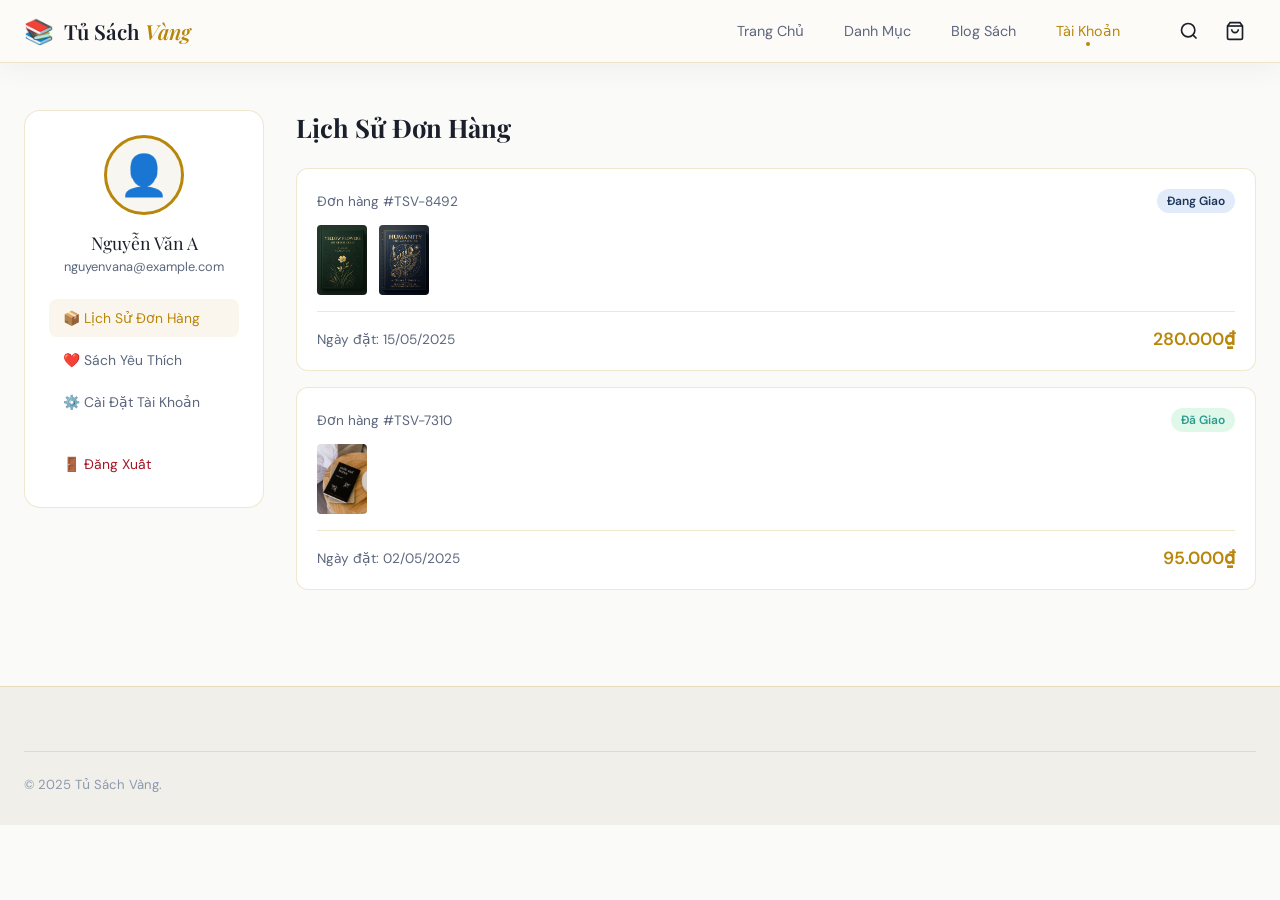
<file: account.html>
<!DOCTYPE html>
<html lang="vi">
<head>
  <meta charset="UTF-8" />
  <meta name="viewport" content="width=device-width, initial-scale=1.0" />
  <title>Tài Khoản — Tủ Sách Vàng</title>
  <link rel="preconnect" href="https://fonts.googleapis.com" />
  <link href="https://fonts.googleapis.com/css2?family=Playfair+Display:ital,wght@0,400;0,600;0,700;1,400;1,600&family=DM+Sans:wght@300;400;500;600&family=Cormorant+Garamond:ital,wght@0,300;0,400;0,600;1,300;1,400&display=swap" rel="stylesheet" />
  <link rel="stylesheet" href="css/main.css?v=3" />
  <link rel="stylesheet" href="css/components.css?v=3" />
  <link rel="stylesheet" href="css/animations.css?v=3" />
</head>
<body>
<div id="toast-container" class="toast-container"></div>
<div id="search-overlay" class="search-overlay">
  <div class="search-overlay__inner">
    <div class="search-overlay__box">
      <span class="search-overlay__icon">⌕</span>
      <input type="text" id="search-input" placeholder="Tìm kiếm sách..." autocomplete="off" />
      <button id="close-search">✕</button>
    </div>
    <div id="search-results" class="search-results"></div>
  </div>
</div>

<header id="main-header" class="header scrolled">
  <div class="container header__inner">
    <a href="index.html" class="logo"><span class="logo__icon">📚</span><span class="logo__text">Tủ Sách <em>Vàng</em></span></a>
    <nav class="nav" id="main-nav">
      <a href="index.html" class="nav__link">Trang Chủ</a>
      <a href="catalog.html" class="nav__link">Danh Mục</a>
      <a href="blog.html" class="nav__link">Blog Sách</a>
      <a href="account.html" class="nav__link active">Tài Khoản</a>
    </nav>
    <div class="header__actions">
      <button id="search-btn" class="icon-btn"><svg width="20" height="20" viewBox="0 0 24 24" fill="none" stroke="currentColor" stroke-width="2"><circle cx="11" cy="11" r="8"/><path d="m21 21-4.35-4.35"/></svg></button>
      <a href="cart.html" class="icon-btn"><svg width="20" height="20" viewBox="0 0 24 24" fill="none" stroke="currentColor" stroke-width="2"><path d="M6 2 3 6v14a2 2 0 0 0 2 2h14a2 2 0 0 0 2-2V6l-3-4z"/><line x1="3" y1="6" x2="21" y2="6"/><path d="M16 10a4 4 0 0 1-8 0"/></svg></a>
    </div>
  </div>
</header>

<main>
  <div class="container">
    <div class="account-layout">
      <!-- SIDEBAR -->
      <aside class="account-sidebar">
        <div class="account-avatar">👤</div>
        <div class="account-name">Nguyễn Văn A</div>
        <div class="account-email">nguyenvana@example.com</div>
        
        <nav class="account-nav">
          <a href="#" class="account-nav-link active" data-tab="orders">📦 Lịch Sử Đơn Hàng</a>
          <a href="#" class="account-nav-link" data-tab="wishlist">❤️ Sách Yêu Thích</a>
          <a href="#" class="account-nav-link" data-tab="profile">⚙️ Cài Đặt Tài Khoản</a>
          <a href="#" class="account-nav-link" style="color:var(--accent);margin-top:20px;">🚪 Đăng Xuất</a>
        </nav>
      </aside>

      <!-- CONTENT -->
      <div class="account-content">
        
        <!-- ORDERS TAB -->
        <div id="tab-orders" class="account-panel">
          <h2 style="font-family:var(--font-display);font-size:1.6rem;color:var(--text);margin-bottom:24px;">Lịch Sử Đơn Hàng</h2>
          
          <div class="order-card">
            <div class="order-card__header">
              <span class="order-id">Đơn hàng #TSV-8492</span>
              <span class="order-status order-status--shipped">Đang Giao</span>
            </div>
            <div style="display:flex;gap:12px;margin-bottom:16px;">
              <div style="width:50px;height:70px;background:var(--surface);border-radius:4px;overflow:hidden;"><img src="img/book1.png" style="width:100%;height:100%;object-fit:cover;" alt="Book cover" /></div>
              <div style="width:50px;height:70px;background:var(--surface);border-radius:4px;overflow:hidden;"><img src="img/book2.png" style="width:100%;height:100%;object-fit:cover;" alt="Book cover" /></div>
            </div>
            <div style="display:flex;justify-content:space-between;align-items:center;border-top:1px solid var(--border);padding-top:16px;">
              <div style="font-size:0.85rem;color:var(--text-muted);">Ngày đặt: 15/05/2025</div>
              <div style="font-size:1.1rem;color:var(--gold);font-weight:600;">280.000₫</div>
            </div>
          </div>

          <div class="order-card">
            <div class="order-card__header">
              <span class="order-id">Đơn hàng #TSV-7310</span>
              <span class="order-status order-status--done">Đã Giao</span>
            </div>
            <div style="display:flex;gap:12px;margin-bottom:16px;">
              <div style="width:50px;height:70px;background:var(--surface);border-radius:4px;overflow:hidden;"><img src="img/book4.jpg" style="width:100%;height:100%;object-fit:cover;" alt="Book cover" /></div>
            </div>
            <div style="display:flex;justify-content:space-between;align-items:center;border-top:1px solid var(--border);padding-top:16px;">
              <div style="font-size:0.85rem;color:var(--text-muted);">Ngày đặt: 02/05/2025</div>
              <div style="font-size:1.1rem;color:var(--gold);font-weight:600;">95.000₫</div>
            </div>
          </div>
        </div>

        <!-- WISHLIST TAB -->
        <div id="tab-wishlist" class="account-panel" style="display:none;">
          <h2 style="font-family:var(--font-display);font-size:1.6rem;color:var(--text);margin-bottom:24px;">Sách Yêu Thích</h2>
          <div class="books-grid" id="wishlist-grid" style="grid-template-columns:repeat(3,1fr);"></div>
        </div>

        <!-- PROFILE TAB -->
        <div id="tab-profile" class="account-panel" style="display:none;">
          <h2 style="font-family:var(--font-display);font-size:1.6rem;color:var(--text);margin-bottom:24px;">Cài Đặt Tài Khoản</h2>
          <div style="background:var(--bg-card);border:1px solid var(--border);border-radius:12px;padding:24px;max-width:500px;">
            <div class="form-group"><label>Họ và tên</label><input type="text" value="Nguyễn Văn A" style="width:100%;" /></div>
            <div class="form-group"><label>Email</label><input type="email" value="nguyenvana@example.com" disabled style="width:100%;opacity:0.6;" /></div>
            <div class="form-group"><label>Số điện thoại</label><input type="tel" value="0901234567" style="width:100%;" /></div>
            
            <hr style="border:none;border-top:1px solid var(--border);margin:24px 0;" />
            
            <h4 style="margin-bottom:16px;color:var(--text);">Đổi Mật Khẩu</h4>
            <div class="form-group"><label>Mật khẩu hiện tại</label><input type="password" style="width:100%;" /></div>
            <div class="form-group"><label>Mật khẩu mới</label><input type="password" style="width:100%;" /></div>
            
            <button class="btn btn--gold" style="margin-top:16px;width:100%;" onclick="showToast('success','Cập nhật thành công!','Thông tin đã được lưu.')">Lưu Thay Đổi</button>
          </div>
        </div>

      </div>
    </div>
  </div>
</main>

<footer class="footer">
  <div class="container">
    <div class="footer__bottom"><p>© 2025 Tủ Sách Vàng.</p></div>
  </div>
</footer>

<script src="js/data.js"></script>
<script src="js/search.js"></script>
<script src="js/cart.js"></script>
<script>
document.addEventListener('DOMContentLoaded', () => {
  // Tabs
  document.querySelectorAll('.account-nav-link[data-tab]').forEach(link => {
    link.addEventListener('click', (e) => {
      e.preventDefault();
      document.querySelectorAll('.account-nav-link').forEach(l => l.classList.remove('active'));
      document.querySelectorAll('.account-panel').forEach(p => p.style.display = 'none');
      
      link.classList.add('active');
      document.getElementById('tab-' + link.dataset.tab).style.display = 'block';
      
      if(link.dataset.tab === 'wishlist') renderWishlist();
    });
  });

  // Render Wishlist
  function renderWishlist() {
    const w = JSON.parse(localStorage.getItem('tsv_wishlist') || '[]');
    const grid = document.getElementById('wishlist-grid');
    if (w.length === 0) {
      grid.innerHTML = '<div style="grid-column:1/-1;text-align:center;padding:40px;color:var(--text-muted);">Danh sách yêu thích trống.</div>';
      return;
    }
    const html = w.map(id => {
      const b = BOOKS.find(b => b.id === id);
      if (!b) return '';
      return `
        <div class="book-card">
          <div class="book-card__cover-wrap" style="height:200px;">
            <div class="book-card__cover-inner"><div class="book-card__img">${b.emoji}</div></div>
            <button class="book-card__wishlist active" onclick="removeFromWishlist(${b.id})" style="color:var(--accent);">✕</button>
          </div>
          <div class="book-card__info" style="padding:16px;">
            <a href="book-detail.html?id=${b.id}" class="book-card__title" style="font-size:0.95rem;">${b.title}</a>
            <div class="price-current" style="margin-top:8px;">${b.price.toLocaleString('vi-VN')}₫</div>
            <button class="btn btn--outline" style="width:100%;margin-top:12px;padding:8px;" onclick="Cart.add(${b.id})">Thêm Giỏ Hàng</button>
          </div>
        </div>`;
    }).join('');
    grid.innerHTML = html;
  }

  window.removeFromWishlist = (id) => {
    let w = JSON.parse(localStorage.getItem('tsv_wishlist') || '[]');
    w = w.filter(x => x !== id);
    localStorage.setItem('tsv_wishlist', JSON.stringify(w));
    renderWishlist();
  };
});
</script>
</body>
</html>
</file>
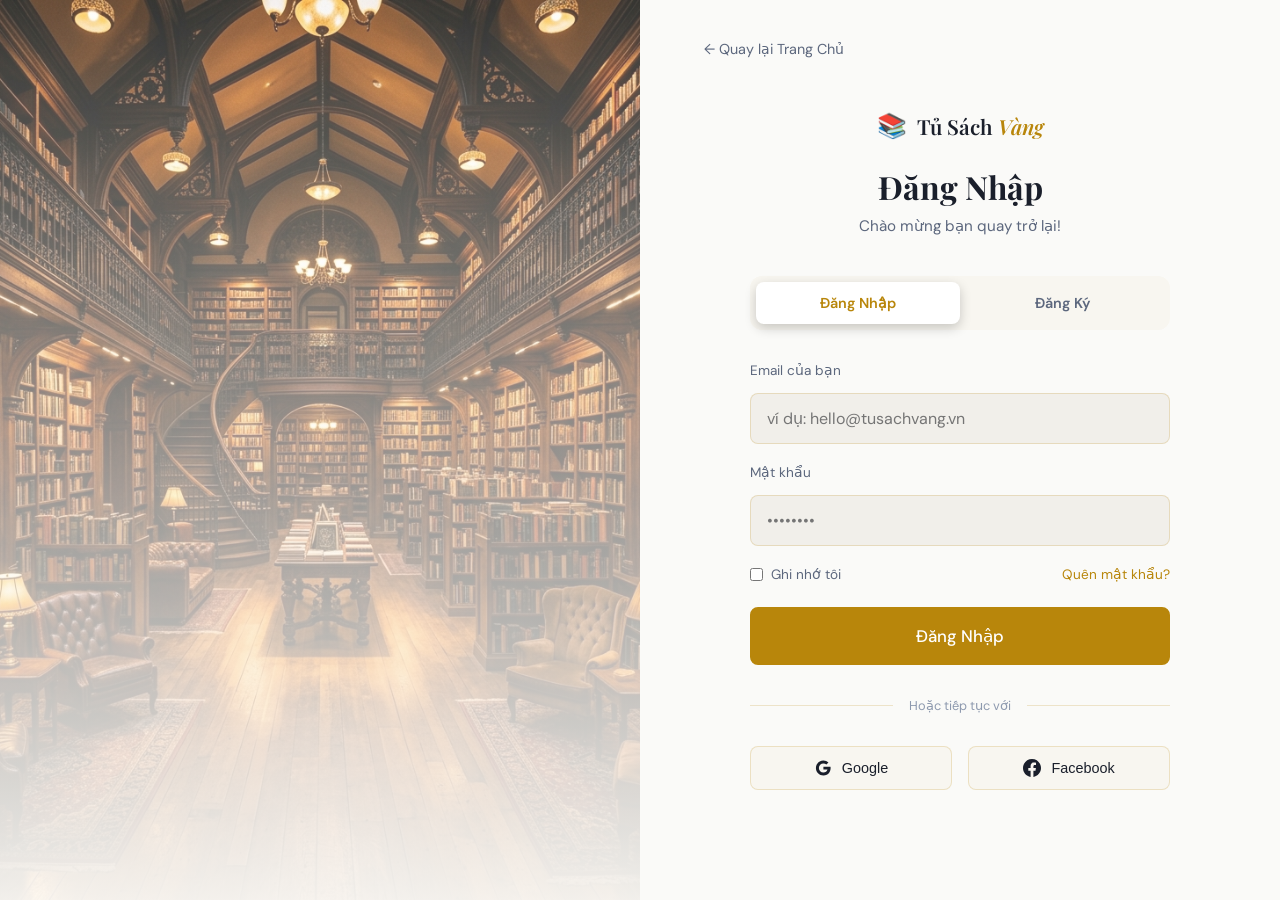
<file: auth.html>
<!DOCTYPE html>
<html lang="vi">
<head>
  <meta charset="UTF-8" />
  <meta name="viewport" content="width=device-width, initial-scale=1.0" />
  <title>Đăng Nhập / Đăng Ký — Tủ Sách Vàng</title>
  <link rel="preconnect" href="https://fonts.googleapis.com" />
  <link href="https://fonts.googleapis.com/css2?family=Playfair+Display:ital,wght@0,400;0,600;0,700;1,400;1,600&family=DM+Sans:wght@300;400;500;600&family=Cormorant+Garamond:ital,wght@0,300;0,400;0,600;1,300;1,400&display=swap" rel="stylesheet" />
  <link rel="stylesheet" href="css/main.css" />
  <link rel="stylesheet" href="css/components.css" />
  <link rel="stylesheet" href="css/animations.css" />
  <style>
    /* Specific styles for Auth Page */
    .auth-layout {
      min-height: 100vh;
      display: grid;
      grid-template-columns: 1fr 1fr;
      background: var(--bg);
    }
    
    .auth-visual {
      position: relative;
      background-image: url('img/hero1.png');
      background-size: cover;
      background-position: center;
      display: flex;
      align-items: flex-end;
      padding: 60px;
    }
    .auth-visual::before {
      content: '';
      position: absolute;
      inset: 0;
      background: linear-gradient(to top, rgba(253,251,247,0.95), rgba(253,251,247,0.2));
    }
    .auth-visual__content {
      position: relative;
      z-index: 2;
      max-width: 480px;
    }
    .auth-visual h2 {
      font-family: var(--font-display);
      font-size: 2.5rem;
      color: var(--text);
      line-height: 1.2;
      margin-bottom: 16px;
    }
    .auth-visual h2 em { color: var(--gold); font-style: italic; }
    .auth-visual p {
      color: var(--text-muted);
      font-size: 1.1rem;
      line-height: 1.6;
    }

    .auth-panel {
      display: flex;
      flex-direction: column;
      justify-content: center;
      padding: 40px 10%;
      position: relative;
    }

    .auth-back {
      position: absolute;
      top: 40px;
      left: 10%;
      color: var(--text-muted);
      font-size: 0.9rem;
      display: flex;
      align-items: center;
      gap: 8px;
      transition: var(--transition);
    }
    .auth-back:hover { color: var(--gold); }

    .auth-box {
      width: 100%;
      max-width: 420px;
      margin: 0 auto;
    }
    
    .auth-header { margin-bottom: 40px; text-align: center; }
    .auth-header h1 {
      font-family: var(--font-display);
      font-size: 2rem;
      color: var(--text);
      margin-bottom: 8px;
    }
    .auth-header p { color: var(--text-muted); font-size: 0.95rem; }

    .auth-tabs {
      display: flex;
      background: var(--surface);
      border-radius: 12px;
      padding: 6px;
      margin-bottom: 32px;
    }
    .auth-tab {
      flex: 1;
      padding: 12px;
      text-align: center;
      font-weight: 600;
      font-size: 0.9rem;
      color: var(--text-muted);
      cursor: pointer;
      border-radius: 8px;
      transition: var(--transition);
    }
    .auth-tab.active {
      background: var(--bg-card);
      color: var(--gold);
      box-shadow: 0 4px 12px rgba(0,0,0,0.2);
    }

    .auth-form { display: none; animation: fadeIn 0.4s ease; }
    .auth-form.active { display: block; }

    .form-group { margin-bottom: 20px; }
    .form-group label {
      display: block;
      font-size: 0.85rem;
      color: var(--text-muted);
      margin-bottom: 8px;
    }
    .form-group input {
      width: 100%;
      padding: 14px 16px;
      background: var(--bg-2);
      border: 1px solid var(--border);
      border-radius: 8px;
      color: var(--text);
      font-family: var(--font-body);
      font-size: 1rem;
      transition: var(--transition);
    }
    .form-group input:focus {
      outline: none;
      border-color: var(--gold);
      box-shadow: 0 0 0 3px rgba(201,168,76,0.1);
    }

    .auth-options {
      display: flex;
      justify-content: space-between;
      align-items: center;
      margin-bottom: 24px;
      font-size: 0.85rem;
    }
    .remember-me {
      display: flex;
      align-items: center;
      gap: 8px;
      color: var(--text-muted);
      cursor: pointer;
    }
    .remember-me input { accent-color: var(--gold); }
    .forgot-pw { color: var(--gold); transition: var(--transition); }
    .forgot-pw:hover { text-decoration: underline; }

    .auth-divider {
      display: flex;
      align-items: center;
      text-align: center;
      margin: 32px 0;
      color: var(--text-dim);
      font-size: 0.8rem;
    }
    .auth-divider::before, .auth-divider::after {
      content: '';
      flex: 1;
      border-bottom: 1px solid var(--border);
    }
    .auth-divider span { padding: 0 16px; }

    .social-login {
      display: flex;
      gap: 16px;
    }
    .btn-social {
      flex: 1;
      display: flex;
      align-items: center;
      justify-content: center;
      gap: 10px;
      padding: 12px;
      background: var(--surface);
      border: 1px solid var(--border);
      border-radius: 8px;
      color: var(--text);
      font-weight: 500;
      font-size: 0.9rem;
      cursor: pointer;
      transition: var(--transition);
    }
    .btn-social:hover {
      background: var(--bg-card);
      border-color: var(--text-muted);
    }

    @media (max-width: 900px) {
      .auth-layout { grid-template-columns: 1fr; }
      .auth-visual { display: none; }
      .auth-panel { padding: 60px 24px; }
      .auth-back { top: 20px; left: 24px; }
    }
  </style>
</head>
<body>
<div id="toast-container" class="toast-container"></div>

<div class="auth-layout">
  <!-- Left Visual -->
  <div class="auth-visual">
    <div class="auth-visual__content aos-fade-up">
      <h2>Bước Vào Thế Giới<br/><em>Tri Thức</em> Bất Tận</h2>
      <p>Gia nhập Tủ Sách Vàng để quản lý đơn hàng, lưu trữ sách yêu thích và nhận những ưu đãi độc quyền dành riêng cho thành viên.</p>
    </div>
  </div>

  <!-- Right Panel -->
  <div class="auth-panel">
    <a href="index.html" class="auth-back">← Quay lại Trang Chủ</a>
    
    <div class="auth-box">
      <div class="auth-header">
        <a href="index.html" class="logo" style="justify-content:center;margin-bottom:24px;">
          <span class="logo__icon">📚</span><span class="logo__text">Tủ Sách <em>Vàng</em></span>
        </a>
        <h1 id="auth-title">Đăng Nhập</h1>
        <p id="auth-subtitle">Chào mừng bạn quay trở lại!</p>
      </div>

      <div class="auth-tabs">
        <div class="auth-tab active" data-target="login">Đăng Nhập</div>
        <div class="auth-tab" data-target="register">Đăng Ký</div>
      </div>

      <!-- Login Form -->
      <form id="form-login" class="auth-form active">
        <div class="form-group">
          <label>Email của bạn</label>
          <input type="email" placeholder="ví dụ: hello@tusachvang.vn" required />
        </div>
        <div class="form-group">
          <label>Mật khẩu</label>
          <input type="password" placeholder="••••••••" required />
        </div>
        <div class="auth-options">
          <label class="remember-me">
            <input type="checkbox" /> Ghi nhớ tôi
          </label>
          <a href="#" class="forgot-pw">Quên mật khẩu?</a>
        </div>
        <button type="submit" class="btn btn--gold btn--full" style="padding:16px;font-size:1.05rem;">Đăng Nhập</button>
      </form>

      <!-- Register Form -->
      <form id="form-register" class="auth-form">
        <div class="form-group">
          <label>Họ và tên</label>
          <input type="text" placeholder="Nguyễn Văn A" required />
        </div>
        <div class="form-group">
          <label>Email</label>
          <input type="email" placeholder="ví dụ: hello@tusachvang.vn" required />
        </div>
        <div class="form-group">
          <label>Mật khẩu</label>
          <input type="password" placeholder="Tạo mật khẩu (tối thiểu 8 ký tự)" required minlength="8" />
        </div>
        <button type="submit" class="btn btn--gold btn--full" style="padding:16px;font-size:1.05rem;">Tạo Tài Khoản</button>
        <p style="text-align:center;font-size:0.8rem;color:var(--text-dim);margin-top:16px;">
          Bằng việc đăng ký, bạn đồng ý với <a href="#" style="color:var(--gold);">Điều khoản dịch vụ</a> và <a href="#" style="color:var(--gold);">Chính sách bảo mật</a> của chúng tôi.
        </p>
      </form>

      <div class="auth-divider"><span>Hoặc tiếp tục với</span></div>

      <div class="social-login">
        <button class="btn-social">
          <svg width="18" height="18" viewBox="0 0 24 24" fill="currentColor"><path d="M12.545 10.239v3.821h5.445c-.712 2.315-2.647 3.972-5.445 3.972-3.332 0-6.033-2.701-6.033-6.032s2.701-6.032 6.033-6.032c1.498 0 2.866.549 3.921 1.453l2.814-2.814C17.503 2.988 15.139 2 12.545 2 7.021 2 2.543 6.477 2.543 12s4.478 10 10.002 10c8.396 0 10.249-7.85 9.426-11.761h-9.426z"/></svg>
          Google
        </button>
        <button class="btn-social">
          <svg width="18" height="18" viewBox="0 0 24 24" fill="currentColor"><path d="M24 12.073c0-6.627-5.373-12-12-12s-12 5.373-12 12c0 5.99 4.388 10.954 10.125 11.854v-8.385H7.078v-3.469h3.047V9.43c0-3.007 1.792-4.669 4.533-4.669 1.312 0 2.686.235 2.686.235v2.953H15.83c-1.491 0-1.956.925-1.956 1.874v2.25h3.328l-.532 3.469h-2.796v8.385C19.612 23.027 24 18.062 24 12.073z"/></svg>
          Facebook
        </button>
      </div>

    </div>
  </div>
</div>

<script src="js/cart.js"></script>
<script>
document.addEventListener('DOMContentLoaded', () => {
  const tabs = document.querySelectorAll('.auth-tab');
  const forms = document.querySelectorAll('.auth-form');
  const title = document.getElementById('auth-title');
  const subtitle = document.getElementById('auth-subtitle');

  tabs.forEach(tab => {
    tab.addEventListener('click', () => {
      // Reset active classes
      tabs.forEach(t => t.classList.remove('active'));
      forms.forEach(f => f.classList.remove('active'));
      
      // Set active
      tab.classList.add('active');
      const target = tab.dataset.target;
      document.getElementById('form-' + target).classList.add('active');

      // Change text
      if (target === 'login') {
        title.textContent = 'Đăng Nhập';
        subtitle.textContent = 'Chào mừng bạn quay trở lại!';
      } else {
        title.textContent = 'Đăng Ký Tài Khoản';
        subtitle.textContent = 'Bắt đầu hành trình tri thức cùng chúng tôi.';
      }
    });
  });

  // Mock Form Submit
  document.getElementById('form-login').addEventListener('submit', (e) => {
    e.preventDefault();
    showToast('success', 'Đăng nhập thành công!', 'Đang chuyển hướng...');
    setTimeout(() => { window.location.href = 'account.html'; }, 1500);
  });

  document.getElementById('form-register').addEventListener('submit', (e) => {
    e.preventDefault();
    showToast('success', 'Đăng ký thành công!', 'Chào mừng bạn đến với Tủ Sách Vàng.');
    setTimeout(() => { window.location.href = 'account.html'; }, 1500);
  });
});
</script>
</body>
</html>
</file>
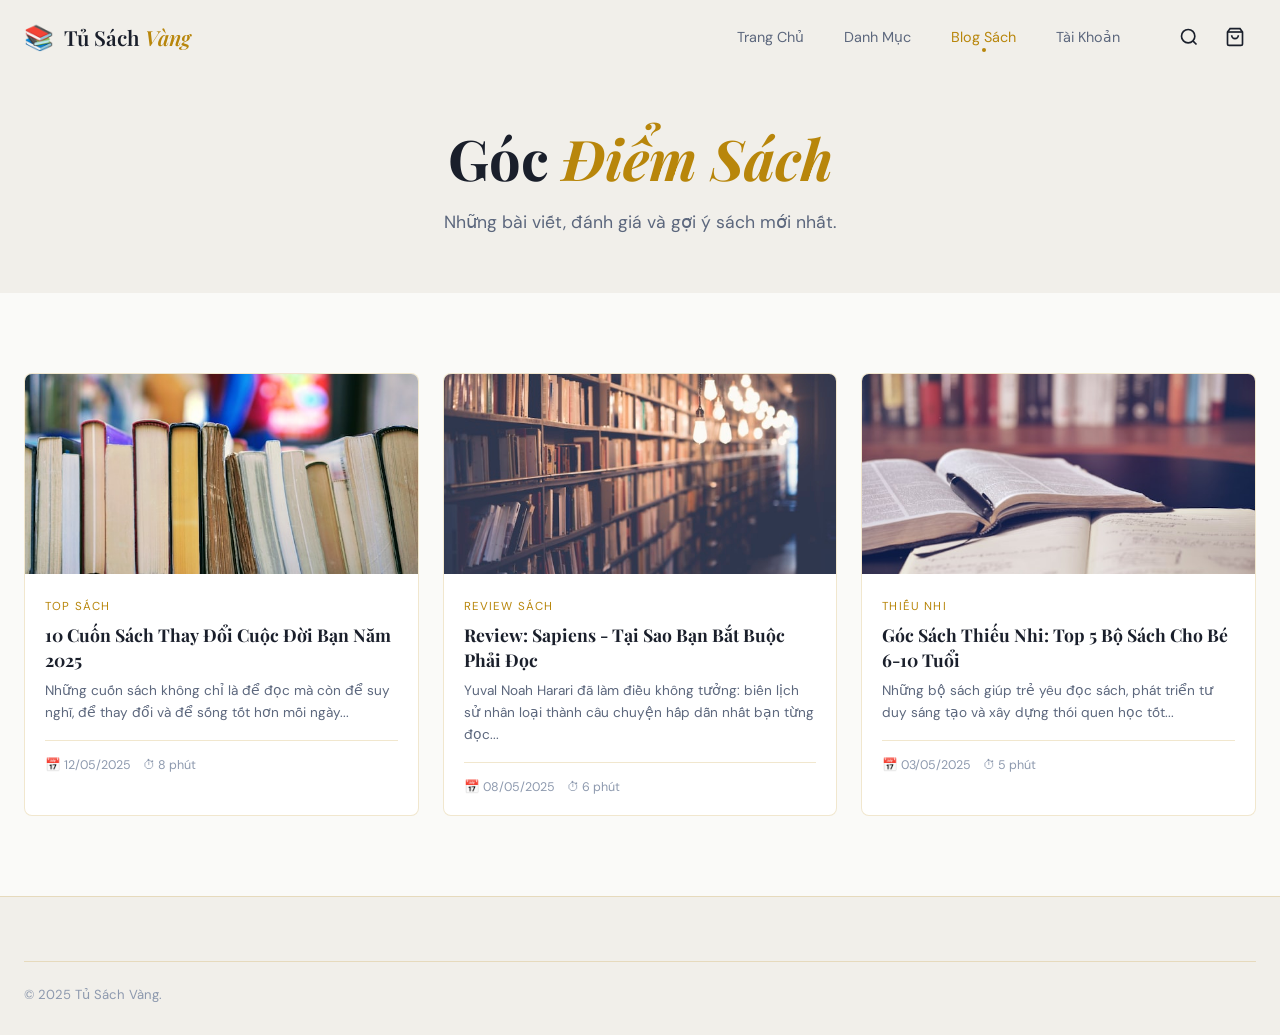
<file: blog.html>
<!DOCTYPE html>
<html lang="vi">
<head>
  <meta charset="UTF-8" />
  <meta name="viewport" content="width=device-width, initial-scale=1.0" />
  <title>Blog Sách — Tủ Sách Vàng</title>
  <link rel="preconnect" href="https://fonts.googleapis.com" />
  <link href="https://fonts.googleapis.com/css2?family=Playfair+Display:ital,wght@0,400;0,600;0,700;1,400;1,600&family=DM+Sans:wght@300;400;500;600&family=Cormorant+Garamond:ital,wght@0,300;0,400;0,600;1,300;1,400&display=swap" rel="stylesheet" />
  <link rel="stylesheet" href="css/main.css" />
  <link rel="stylesheet" href="css/components.css" />
  <link rel="stylesheet" href="css/animations.css" />
</head>
<body>
<div id="toast-container" class="toast-container"></div>
<div id="cart-overlay" class="cart-overlay"></div>
<aside id="mini-cart" class="mini-cart">
  <div class="mini-cart__header"><h3>Giỏ Hàng</h3><button id="close-cart" class="mini-cart__close">✕</button></div>
  <div id="cart-items" class="mini-cart__items"></div>
  <div class="mini-cart__footer">
    <div class="mini-cart__total"><span>Tổng cộng</span><span id="cart-total">0₫</span></div>
    <a href="checkout.html" class="btn btn--primary btn--full">Thanh Toán</a>
    <a href="cart.html" class="btn btn--outline btn--full">Xem Giỏ Hàng</a>
  </div>
</aside>
<div id="search-overlay" class="search-overlay">
  <div class="search-overlay__inner">
    <div class="search-overlay__box">
      <span class="search-overlay__icon">⌕</span>
      <input type="text" id="search-input" placeholder="Tìm kiếm sách..." autocomplete="off" />
      <button id="close-search">✕</button>
    </div>
    <div id="search-results" class="search-results"></div>
  </div>
</div>

<header id="main-header" class="header scrolled">
  <div class="container header__inner">
    <a href="index.html" class="logo"><span class="logo__icon">📚</span><span class="logo__text">Tủ Sách <em>Vàng</em></span></a>
    <nav class="nav" id="main-nav">
      <a href="index.html" class="nav__link">Trang Chủ</a>
      <a href="catalog.html" class="nav__link">Danh Mục</a>
      <a href="blog.html" class="nav__link active">Blog Sách</a>
      <a href="account.html" class="nav__link">Tài Khoản</a>
    </nav>
    <div class="header__actions">
      <button id="search-btn" class="icon-btn"><svg width="20" height="20" viewBox="0 0 24 24" fill="none" stroke="currentColor" stroke-width="2"><circle cx="11" cy="11" r="8"/><path d="m21 21-4.35-4.35"/></svg></button>
      <button id="cart-btn" class="icon-btn cart-icon-btn"><svg width="20" height="20" viewBox="0 0 24 24" fill="none" stroke="currentColor" stroke-width="2"><path d="M6 2 3 6v14a2 2 0 0 0 2 2h14a2 2 0 0 0 2-2V6l-3-4z"/><line x1="3" y1="6" x2="21" y2="6"/><path d="M16 10a4 4 0 0 1-8 0"/></svg><span id="cart-count" class="cart-count">0</span></button>
    </div>
  </div>
</header>

<main>
  <!-- List View -->
  <div id="blog-list-view">
    <div class="blog-hero">
      <div class="container">
        <h1>Góc <em>Điểm Sách</em></h1>
        <p style="color:var(--text-muted);font-size:1.1rem;margin-top:16px;">Những bài viết, đánh giá và gợi ý sách mới nhất.</p>
      </div>
    </div>
    <div class="container" style="padding:80px 24px;">
      <div class="blog-grid" id="full-blog-grid"></div>
    </div>
  </div>

  <!-- Detail View -->
  <div id="blog-detail-view" style="display:none;">
    <div class="blog-hero" style="padding-bottom:40px;">
      <div class="container">
        <span id="post-cat" style="color:var(--gold);font-size:0.85rem;text-transform:uppercase;letter-spacing:0.1em;font-weight:600;"></span>
        <h1 id="post-title" style="margin:16px 0;font-size:clamp(1.8rem, 4vw, 3rem);max-width:900px;margin-inline:auto;"></h1>
        <div style="display:flex;justify-content:center;gap:16px;color:var(--text-muted);font-size:0.9rem;">
          <span id="post-date"></span> • <span id="post-time"></span>
        </div>
      </div>
    </div>
    
    <div class="blog-post-content">
      <div id="post-emoji" style="font-size:6rem;text-align:center;margin-bottom:40px;"></div>
      <div id="post-body"></div>
      
      <div style="border-top:1px solid var(--border);margin-top:60px;padding-top:32px;">
        <h3 style="font-family:var(--font-display);font-size:1.4rem;color:var(--text);margin-bottom:24px;">Bình Luận</h3>
        
        <div id="comments-list">
          <div style="display:flex;gap:12px;margin-bottom:20px;">
            <div style="width:40px;height:40px;border-radius:50%;background:var(--surface);display:flex;align-items:center;justify-content:center;">👤</div>
            <div>
              <div style="font-weight:600;font-size:0.9rem;color:var(--text);">Độc giả A <span style="font-weight:400;color:var(--text-dim);font-size:0.8rem;margin-left:8px;">1 ngày trước</span></div>
              <div style="font-size:0.9rem;color:var(--text-muted);margin-top:4px;">Bài viết rất hay, mình đã mua sách đọc thử và không thất vọng!</div>
            </div>
          </div>
        </div>

        <div class="comment-form">
          <h4>Để lại bình luận</h4>
          <textarea id="comment-text" rows="3" placeholder="Viết bình luận của bạn..." style="width:100%;padding:12px;background:var(--bg);border:1px solid var(--border);border-radius:8px;color:var(--text);font-family:var(--font-body);font-size:0.9rem;margin-bottom:12px;"></textarea>
          <button class="btn btn--gold" onclick="addComment()">Gửi Bình Luận</button>
        </div>
      </div>
      
      <button class="btn btn--outline" style="margin-top:40px;" onclick="showList()">← Quay lại danh sách</button>
    </div>
  </div>
</main>

<footer class="footer">
  <div class="container">
    <div class="footer__bottom"><p>© 2025 Tủ Sách Vàng.</p></div>
  </div>
</footer>

<script src="js/data.js"></script>
<script src="js/cart.js"></script>
<script src="js/search.js"></script>
<script>
document.addEventListener('DOMContentLoaded', () => {
  Cart.updateUI();
  document.getElementById('cart-btn')?.addEventListener('click', Cart.openCart);
  document.getElementById('close-cart')?.addEventListener('click', Cart.closeCart);
  document.getElementById('cart-overlay')?.addEventListener('click', Cart.closeCart);

  const header = document.getElementById('main-header');
  window.addEventListener('scroll', () => header?.classList.toggle('scrolled', window.scrollY > 20));

  const params = new URLSearchParams(location.search);
  const postId = params.get('id');

  if (postId) {
    showPost(parseInt(postId));
  } else {
    renderList();
  }

  function renderList() {
    const grid = document.getElementById('full-blog-grid');
    grid.innerHTML = BLOG_POSTS.map(p => `
      <a href="?id=${p.id}" class="blog-card">
        <div class="blog-card__img">${p.emoji}</div>
        <div class="blog-card__body">
          <span class="blog-card__cat">${p.cat}</span>
          <h3 class="blog-card__title">${p.title}</h3>
          <p class="blog-card__excerpt">${p.excerpt}</p>
          <div class="blog-card__meta"><span>📅 ${p.date}</span><span>⏱ ${p.readTime}</span></div>
        </div>
      </a>
    `).join('');
  }

  window.showPost = (id) => {
    const post = BLOG_POSTS.find(p => p.id === id) || BLOG_POSTS[0];
    document.title = `${post.title} — Blog Tủ Sách Vàng`;
    document.getElementById('blog-list-view').style.display = 'none';
    document.getElementById('blog-detail-view').style.display = 'block';
    
    document.getElementById('post-cat').textContent = post.cat;
    document.getElementById('post-title').innerHTML = post.title;
    document.getElementById('post-date').textContent = post.date;
    document.getElementById('post-time').textContent = post.readTime;
    document.getElementById('post-emoji').textContent = post.emoji;

    // Fake content
    document.getElementById('post-body').innerHTML = `
      <p style="font-size:1.1rem;font-weight:500;color:var(--text);margin-bottom:24px;">${post.excerpt}</p>
      <p>Có những cuốn sách đi qua cuộc đời ta như một cơn gió thoảng, nhưng cũng có những cuốn sách ở lại, cắm rễ sâu vào tâm hồn và vĩnh viễn thay đổi cách ta nhìn nhận thế giới. Trong bài viết này, chúng tôi muốn giới thiệu đến bạn những tựa sách mang sức mạnh như vậy.</p>
      <h2>Tại sao chúng ta nên đọc sách mỗi ngày?</h2>
      <p>Việc đọc không chỉ cung cấp tri thức mà còn là cách để ta đối thoại với những bộ óc vĩ đại nhất trong lịch sử. Nó giúp ta sống nhiều cuộc đời khác nhau, trải nghiệm những cảm xúc mà có thể ngoài đời thực ta chưa từng biết tới.</p>
      <blockquote>"Một người không đọc sách chẳng hơn gì kẻ không biết đọc." - Mark Twain</blockquote>
      <p>Hãy cùng điểm qua những cuốn sách đã được cộng đồng độc giả của Tủ Sách Vàng bình chọn là "must-read" trong năm nay...</p>
    `;
    window.scrollTo(0,0);
  };

  window.showList = () => {
    window.history.pushState({}, '', 'blog.html');
    document.title = `Blog Sách — Tủ Sách Vàng`;
    document.getElementById('blog-list-view').style.display = 'block';
    document.getElementById('blog-detail-view').style.display = 'none';
    renderList();
    window.scrollTo(0,0);
  };

  window.addComment = () => {
    const input = document.getElementById('comment-text');
    if (!input.value.trim()) return;
    
    const list = document.getElementById('comments-list');
    const newComment = document.createElement('div');
    newComment.innerHTML = `
      <div style="display:flex;gap:12px;margin-bottom:20px;animation:fadeUp 0.4s forwards;">
        <div style="width:40px;height:40px;border-radius:50%;background:var(--surface);display:flex;align-items:center;justify-content:center;">👤</div>
        <div>
          <div style="font-weight:600;font-size:0.9rem;color:var(--text);">Bạn <span style="font-weight:400;color:var(--text-dim);font-size:0.8rem;margin-left:8px;">Vừa xong</span></div>
          <div style="font-size:0.9rem;color:var(--text-muted);margin-top:4px;">${input.value}</div>
        </div>
      </div>
    `;
    list.appendChild(newComment);
    input.value = '';
    showToast('success', 'Đã đăng bình luận!', '');
  };
});
</script>
</body>
</html>
</file>
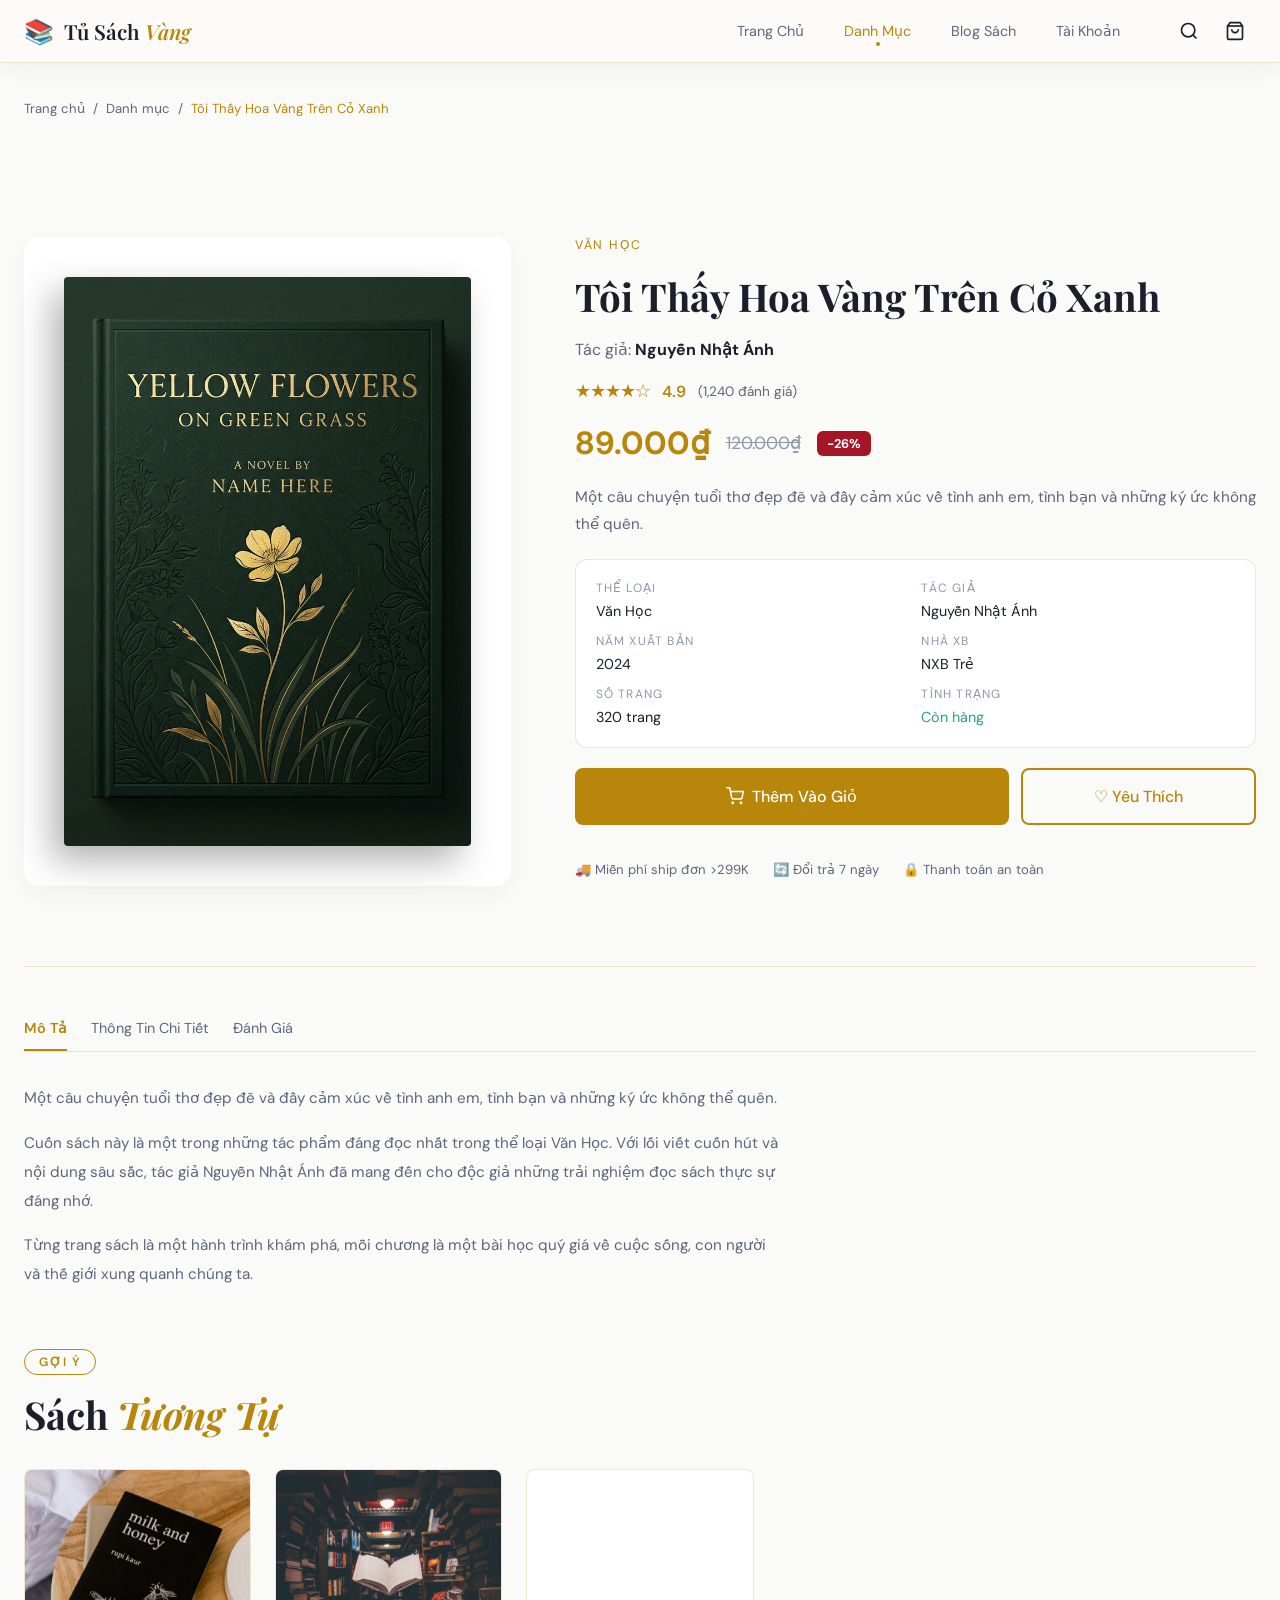
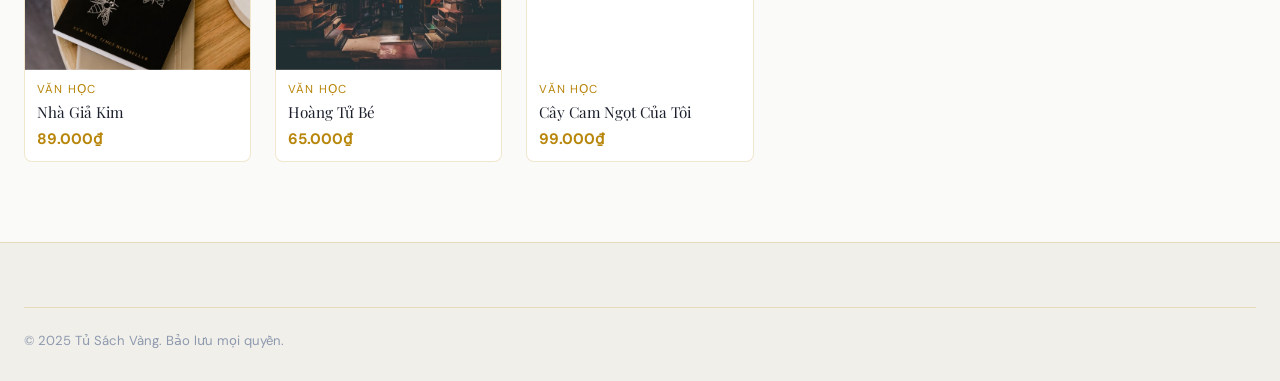
<file: book-detail.html>
<!DOCTYPE html>
<html lang="vi">
<head>
  <meta charset="UTF-8" />
  <meta name="viewport" content="width=device-width, initial-scale=1.0" />
  <title>Chi Tiết Sách — Tủ Sách Vàng</title>
  <link rel="preconnect" href="https://fonts.googleapis.com" />
  <link href="https://fonts.googleapis.com/css2?family=Playfair+Display:ital,wght@0,400;0,600;0,700;1,400;1,600&family=DM+Sans:wght@300;400;500;600&family=Cormorant+Garamond:ital,wght@0,300;0,400;0,600;1,300;1,400&display=swap" rel="stylesheet" />
  <link rel="stylesheet" href="css/main.css" />
  <link rel="stylesheet" href="css/components.css" />
  <link rel="stylesheet" href="css/animations.css" />
</head>
<body>
<div id="toast-container" class="toast-container"></div>
<div id="cart-overlay" class="cart-overlay"></div>
<aside id="mini-cart" class="mini-cart">
  <div class="mini-cart__header"><h3>Giỏ Hàng</h3><button id="close-cart" class="mini-cart__close">✕</button></div>
  <div id="cart-items" class="mini-cart__items"></div>
  <div class="mini-cart__footer">
    <div class="mini-cart__total"><span>Tổng cộng</span><span id="cart-total">0₫</span></div>
    <a href="checkout.html" class="btn btn--primary btn--full">Thanh Toán</a>
    <a href="cart.html" class="btn btn--outline btn--full">Xem Giỏ Hàng</a>
  </div>
</aside>
<div id="search-overlay" class="search-overlay">
  <div class="search-overlay__inner">
    <div class="search-overlay__box">
      <span class="search-overlay__icon">⌕</span>
      <input type="text" id="search-input" placeholder="Tìm kiếm sách..." autocomplete="off" />
      <button id="close-search">✕</button>
    </div>
    <div id="search-results" class="search-results"></div>
  </div>
</div>

<header id="main-header" class="header scrolled">
  <div class="container header__inner">
    <a href="index.html" class="logo"><span class="logo__icon">📚</span><span class="logo__text">Tủ Sách <em>Vàng</em></span></a>
    <nav class="nav" id="main-nav">
      <a href="index.html" class="nav__link">Trang Chủ</a>
      <a href="catalog.html" class="nav__link active">Danh Mục</a>
      <a href="blog.html" class="nav__link">Blog Sách</a>
      <a href="account.html" class="nav__link">Tài Khoản</a>
    </nav>
    <div class="header__actions">
      <button id="search-btn" class="icon-btn"><svg width="20" height="20" viewBox="0 0 24 24" fill="none" stroke="currentColor" stroke-width="2"><circle cx="11" cy="11" r="8"/><path d="m21 21-4.35-4.35"/></svg></button>
      <button id="cart-btn" class="icon-btn cart-icon-btn"><svg width="20" height="20" viewBox="0 0 24 24" fill="none" stroke="currentColor" stroke-width="2"><path d="M6 2 3 6v14a2 2 0 0 0 2 2h14a2 2 0 0 0 2-2V6l-3-4z"/><line x1="3" y1="6" x2="21" y2="6"/><path d="M16 10a4 4 0 0 1-8 0"/></svg><span id="cart-count" class="cart-count">0</span></button>
    </div>
  </div>
</header>

<main>
  <div class="container">
    <!-- BREADCRUMB -->
    <nav style="padding:100px 0 0;font-size:0.82rem;color:var(--text-muted);display:flex;gap:8px;align-items:center;">
      <a href="index.html" style="color:var(--text-muted);">Trang chủ</a> /
      <a href="catalog.html" style="color:var(--text-muted);">Danh mục</a> /
      <span id="breadcrumb-title" style="color:var(--gold);"></span>
    </nav>

    <!-- BOOK DETAIL -->
    <div class="book-detail" id="book-detail-wrap">
      <div class="book-detail__gallery">
        <div class="book-cover-main" id="main-cover"></div>
      </div>
      <div class="book-detail__info" id="book-info"></div>
    </div>

    <!-- PREVIEW TAB -->
    <div style="margin:0 0 60px;border-top:1px solid var(--border);padding-top:40px;">
      <div style="display:flex;gap:24px;border-bottom:1px solid var(--border);margin-bottom:32px;" id="tabs">
        <button class="tab-btn active" data-tab="desc" style="padding:12px 0;background:none;border:none;border-bottom:2px solid var(--gold);color:var(--gold);font-family:var(--font-body);font-size:0.9rem;cursor:pointer;font-weight:600;">Mô Tả</button>
        <button class="tab-btn" data-tab="detail" style="padding:12px 0;background:none;border:none;border-bottom:2px solid transparent;color:var(--text-muted);font-family:var(--font-body);font-size:0.9rem;cursor:pointer;">Thông Tin Chi Tiết</button>
        <button class="tab-btn" data-tab="reviews" style="padding:12px 0;background:none;border:none;border-bottom:2px solid transparent;color:var(--text-muted);font-family:var(--font-body);font-size:0.9rem;cursor:pointer;">Đánh Giá</button>
      </div>
      <div id="tab-desc" class="tab-panel">
        <div id="book-long-desc" style="color:var(--text-muted);line-height:1.9;max-width:760px;font-size:0.95rem;"></div>
      </div>
      <div id="tab-detail" class="tab-panel" style="display:none;">
        <div id="book-meta-table" style="max-width:500px;"></div>
      </div>
      <div id="tab-reviews" class="tab-panel" style="display:none;">
        <div id="reviews-list" style="max-width:700px;"></div>
        <div class="comment-form" style="max-width:700px;margin-top:24px;">
          <h4>Viết Đánh Giá Của Bạn</h4>
          <div style="display:flex;gap:4px;margin-bottom:16px;" id="star-picker">
            <span style="font-size:1.5rem;cursor:pointer;color:var(--text-dim);" data-star="1">★</span>
            <span style="font-size:1.5rem;cursor:pointer;color:var(--text-dim);" data-star="2">★</span>
            <span style="font-size:1.5rem;cursor:pointer;color:var(--text-dim);" data-star="3">★</span>
            <span style="font-size:1.5rem;cursor:pointer;color:var(--text-dim);" data-star="4">★</span>
            <span style="font-size:1.5rem;cursor:pointer;color:var(--text-dim);" data-star="5">★</span>
          </div>
          <textarea rows="4" placeholder="Chia sẻ cảm nhận của bạn về cuốn sách..." style="width:100%;padding:12px 16px;background:var(--bg);border:1px solid var(--border);border-radius:8px;color:var(--text);font-family:var(--font-body);font-size:0.9rem;resize:vertical;margin-bottom:12px;" id="review-text"></textarea>
          <button class="btn btn--gold" id="submit-review">Gửi Đánh Giá</button>
        </div>
      </div>
    </div>

    <!-- RELATED BOOKS -->
    <div style="margin-bottom:80px;">
      <div class="section-header" style="text-align:left;margin-bottom:32px;">
        <span class="section-tag">Gợi Ý</span>
        <h2>Sách <em>Tương Tự</em></h2>
      </div>
      <div class="books-grid" id="related-grid" style="grid-template-columns:repeat(5,1fr);"></div>
    </div>
  </div>
</main>

<footer class="footer">
  <div class="container">
    <div class="footer__bottom">
      <p>© 2025 Tủ Sách Vàng. Bảo lưu mọi quyền.</p>
    </div>
  </div>
</footer>

<script src="js/data.js"></script>
<script src="js/cart.js"></script>
<script src="js/search.js"></script>
<script>
document.addEventListener('DOMContentLoaded', () => {
  Cart.updateUI();
  document.getElementById('cart-btn')?.addEventListener('click', Cart.openCart);
  document.getElementById('close-cart')?.addEventListener('click', Cart.closeCart);
  document.getElementById('cart-overlay')?.addEventListener('click', Cart.closeCart);

  const params = new URLSearchParams(location.search);
  const id = parseInt(params.get('id')) || 1;
  const book = BOOKS.find(b => b.id === id) || BOOKS[0];

  document.title = `${book.title} — Tủ Sách Vàng`;
  document.getElementById('breadcrumb-title').textContent = book.title;

  const disc = book.originalPrice ? Math.round((1 - book.price/book.originalPrice)*100) : 0;
  const stars = '★'.repeat(Math.floor(book.rating)) + '☆'.repeat(5 - Math.floor(book.rating));

  document.getElementById('main-cover').innerHTML = `<span style="font-size:8rem;">${book.emoji}</span>`;

  document.getElementById('book-info').innerHTML = `
    <div class="book-detail__cat">${book.cat}</div>
    <h1 class="book-detail__title">${book.title}</h1>
    <div class="book-detail__author">Tác giả: <strong style="color:var(--text);">${book.author}</strong></div>
    <div class="book-detail__rating-row">
      <span class="stars" style="font-size:1.1rem;">${stars}</span>
      <span style="color:var(--gold);font-weight:600;">${book.rating}</span>
      <span style="color:var(--text-muted);font-size:0.85rem;">(${book.reviews.toLocaleString()} đánh giá)</span>
    </div>
    <div class="book-detail__price-row">
      <span class="book-detail__price-current">${book.price.toLocaleString('vi-VN')}₫</span>
      ${book.originalPrice ? `<span class="book-detail__price-original">${book.originalPrice.toLocaleString('vi-VN')}₫</span>` : ''}
      ${disc ? `<span class="book-detail__discount">-${disc}%</span>` : ''}
    </div>
    <p class="book-detail__desc">${book.description}</p>
    <div class="book-detail__meta">
      <div class="book-meta-item"><label>Thể Loại</label><span>${book.cat}</span></div>
      <div class="book-meta-item"><label>Tác Giả</label><span>${book.author}</span></div>
      <div class="book-meta-item"><label>Năm Xuất Bản</label><span>2024</span></div>
      <div class="book-meta-item"><label>Nhà XB</label><span>NXB Trẻ</span></div>
      <div class="book-meta-item"><label>Số Trang</label><span>320 trang</span></div>
      <div class="book-meta-item"><label>Tình Trạng</label><span style="color:var(--accent-green);">Còn hàng</span></div>
    </div>
    <div class="book-detail__actions">
      <button class="btn btn--gold" onclick="Cart.add(${book.id})" style="flex:2; display:flex; align-items:center; justify-content:center; gap:8px;">
        <svg width="18" height="18" viewBox="0 0 24 24" fill="none" stroke="currentColor" stroke-width="2" stroke-linecap="round" stroke-linejoin="round"><circle cx="9" cy="21" r="1"></circle><circle cx="20" cy="21" r="1"></circle><path d="M1 1h4l2.68 13.39a2 2 0 0 0 2 1.61h9.72a2 2 0 0 0 2-1.61L23 6H6"></path></svg>
        Thêm Vào Giỏ
      </button>
      <button class="btn btn--outline" onclick="toggleWishlist(this,${book.id})" id="wishlist-btn" style="flex:1; display:flex; align-items:center; justify-content:center; gap:6px;">♡ Yêu Thích</button>
    </div>
    <div style="display:flex;gap:24px;margin-top:16px;font-size:0.82rem;color:var(--text-muted);">
      <span>🚚 Miễn phí ship đơn &gt;299K</span>
      <span>🔄 Đổi trả 7 ngày</span>
      <span>🔒 Thanh toán an toàn</span>
    </div>`;

  document.getElementById('book-long-desc').innerHTML = `
    <p>${book.description}</p>
    <p style="margin-top:16px;">Cuốn sách này là một trong những tác phẩm đáng đọc nhất trong thể loại ${book.cat}. Với lối viết cuốn hút và nội dung sâu sắc, tác giả ${book.author} đã mang đến cho độc giả những trải nghiệm đọc sách thực sự đáng nhớ.</p>
    <p style="margin-top:16px;">Từng trang sách là một hành trình khám phá, mỗi chương là một bài học quý giá về cuộc sống, con người và thế giới xung quanh chúng ta.</p>`;

  const REVIEWS = [
    { name:'Nguyễn Minh Tuấn', rating:5, text:'Cuốn sách tuyệt vời! Tôi đã đọc nó trong một ngày mà không thể dừng lại. Cốt truyện hấp dẫn và nhân vật rất chân thực.', date:'10/05/2025', avatar:'😊' },
    { name:'Trần Thị Lan', rating:5, text:'Rất cảm ơn Tủ Sách Vàng đã giao hàng nhanh và sách còn rất mới. Nội dung sách cũng đúng như kỳ vọng, recommend cho mọi người!', date:'05/05/2025', avatar:'🌸' },
    { name:'Lê Hoàng Nam', rating:4, text:'Sách hay, giá hợp lý. Đóng gói cẩn thận. Chỉ tiếc là giao hơi chậm một chút nhưng nhìn chung là hài lòng.', date:'28/04/2025', avatar:'📚' },
  ];

  document.getElementById('reviews-list').innerHTML = REVIEWS.map(r => `
    <div class="review-card">
      <div class="review-card__header">
        <div class="review-avatar">${r.avatar}</div>
        <div>
          <div class="review-card__name">${r.name}</div>
          <div style="display:flex;gap:8px;align-items:center;">
            <span style="color:var(--gold);font-size:0.85rem;">${'★'.repeat(r.rating)}</span>
            <span class="review-card__date">${r.date}</span>
          </div>
        </div>
      </div>
      <p class="review-card__text">${r.text}</p>
    </div>`).join('');

  // Star picker
  let selectedStar = 0;
  document.querySelectorAll('#star-picker span').forEach(s => {
    s.addEventListener('click', () => {
      selectedStar = parseInt(s.dataset.star);
      document.querySelectorAll('#star-picker span').forEach((st, i) => {
        st.style.color = i < selectedStar ? 'var(--gold)' : 'var(--text-dim)';
      });
    });
  });

  document.getElementById('submit-review')?.addEventListener('click', () => {
    const text = document.getElementById('review-text')?.value.trim();
    if (!text || !selectedStar) { showToast('error','Vui lòng chọn sao và nhập nội dung!',''); return; }
    showToast('success','✅ Cảm ơn bạn!','Đánh giá đã được gửi.');
    document.getElementById('review-text').value = '';
  });

  // Tabs
  document.querySelectorAll('.tab-btn').forEach(btn => {
    btn.addEventListener('click', () => {
      document.querySelectorAll('.tab-btn').forEach(b => { b.style.borderBottomColor='transparent'; b.style.color='var(--text-muted)'; });
      document.querySelectorAll('.tab-panel').forEach(p => p.style.display='none');
      btn.style.borderBottomColor = 'var(--gold)'; btn.style.color = 'var(--gold)';
      document.getElementById('tab-' + btn.dataset.tab).style.display = 'block';
    });
  });

  // Related books
  const related = BOOKS.filter(b => b.id !== book.id && b.cat === book.cat).slice(0, 5);
  const fallback = BOOKS.filter(b => b.id !== book.id).slice(0, 5);
  const relatedBooks = related.length >= 3 ? related : fallback;
  document.getElementById('related-grid').innerHTML = relatedBooks.map(b => `
    <a href="book-detail.html?id=${b.id}" class="book-card" style="cursor:pointer;">
      <div class="book-card__cover-wrap" style="height:200px;">
        <div class="book-card__cover-inner"><div class="book-card__img">${b.emoji}</div></div>
        <div class="book-card__shadow"></div>
        <div class="book-card__actions">
          <button class="btn btn--gold" onclick="event.preventDefault();Cart.add(${b.id})">+ Giỏ</button>
        </div>
      </div>
      <div class="book-card__info">
        <span class="book-card__cat">${b.cat}</span>
        <div class="book-card__title">${b.title}</div>
        <div class="price-current">${b.price.toLocaleString('vi-VN')}₫</div>
      </div>
    </a>`).join('');

  const wishlist = JSON.parse(localStorage.getItem('tsv_wishlist') || '[]');
  window.toggleWishlist = (btn, id) => {
    const idx = wishlist.indexOf(id);
    if (idx === -1) { wishlist.push(id); btn.textContent = '♥ Đã Yêu Thích'; showToast('info','❤️ Đã thêm yêu thích!',''); }
    else { wishlist.splice(idx,1); btn.textContent = '♡ Yêu Thích'; }
    localStorage.setItem('tsv_wishlist', JSON.stringify(wishlist));
  };
  if (wishlist.includes(book.id)) {
    const wb = document.getElementById('wishlist-btn');
    if (wb) wb.textContent = '♥ Đã Yêu Thích';
  }
});
</script>
</body>
</html>
</file>
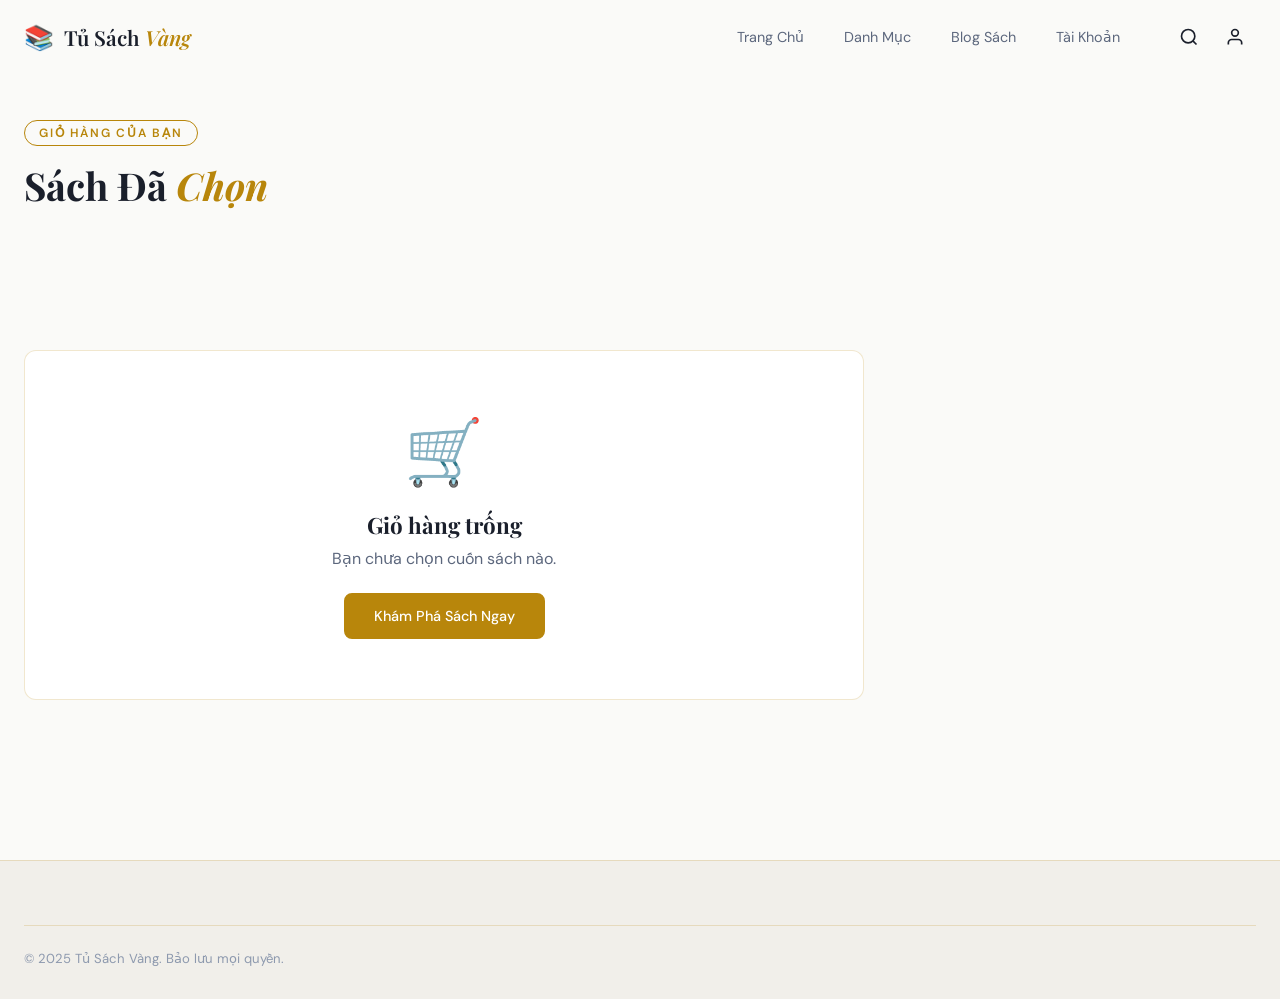
<file: cart.html>
<!DOCTYPE html>
<html lang="vi">
<head>
  <meta charset="UTF-8" />
  <meta name="viewport" content="width=device-width, initial-scale=1.0" />
  <title>Giỏ Hàng — Tủ Sách Vàng</title>
  <link rel="preconnect" href="https://fonts.googleapis.com" />
  <link href="https://fonts.googleapis.com/css2?family=Playfair+Display:ital,wght@0,400;0,600;0,700;1,400;1,600&family=DM+Sans:wght@300;400;500;600&family=Cormorant+Garamond:ital,wght@0,300;0,400;0,600;1,300;1,400&display=swap" rel="stylesheet" />
  <link rel="stylesheet" href="css/main.css" />
  <link rel="stylesheet" href="css/components.css" />
  <link rel="stylesheet" href="css/animations.css" />
</head>
<body>
<div id="toast-container" class="toast-container"></div>
<div id="search-overlay" class="search-overlay">
  <div class="search-overlay__inner">
    <div class="search-overlay__box">
      <span class="search-overlay__icon">⌕</span>
      <input type="text" id="search-input" placeholder="Tìm kiếm sách..." autocomplete="off" />
      <button id="close-search">✕</button>
    </div>
    <div id="search-results" class="search-results"></div>
  </div>
</div>

<header id="main-header" class="header scrolled">
  <div class="container header__inner">
    <a href="index.html" class="logo"><span class="logo__icon">📚</span><span class="logo__text">Tủ Sách <em>Vàng</em></span></a>
    <nav class="nav" id="main-nav">
      <a href="index.html" class="nav__link">Trang Chủ</a>
      <a href="catalog.html" class="nav__link">Danh Mục</a>
      <a href="blog.html" class="nav__link">Blog Sách</a>
      <a href="account.html" class="nav__link">Tài Khoản</a>
    </nav>
    <div class="header__actions">
      <button id="search-btn" class="icon-btn"><svg width="20" height="20" viewBox="0 0 24 24" fill="none" stroke="currentColor" stroke-width="2"><circle cx="11" cy="11" r="8"/><path d="m21 21-4.35-4.35"/></svg></button>
      <a href="account.html" class="icon-btn"><svg width="20" height="20" viewBox="0 0 24 24" fill="none" stroke="currentColor" stroke-width="2"><path d="M20 21v-2a4 4 0 0 0-4-4H8a4 4 0 0 0-4 4v2"/><circle cx="12" cy="7" r="4"/></svg></a>
    </div>
  </div>
</header>

<main>
  <div class="container">
    <div class="section-header" style="text-align:left;margin-top:120px;margin-bottom:32px;">
      <span class="section-tag">Giỏ Hàng Của Bạn</span>
      <h2>Sách Đã <em>Chọn</em></h2>
    </div>

    <div class="cart-page-layout">
      <div class="cart-page-items" id="main-cart-items"></div>

      <aside class="order-summary">
        <h3>Tóm Tắt Đơn Hàng</h3>
        <div class="summary-row"><span>Tạm tính</span><span id="summary-subtotal">0₫</span></div>
        <div class="summary-row"><span>Giảm giá</span><span id="summary-discount" style="color:var(--accent);">-0₫</span></div>
        <div class="summary-row"><span>Phí vận chuyển</span><span id="summary-shipping">30.000₫</span></div>
        
        <div class="coupon-form">
          <input type="text" id="coupon-input" placeholder="Mã giảm giá" />
          <button class="btn btn--outline" id="apply-coupon" style="padding:10px;">Áp dụng</button>
        </div>

        <div class="summary-row summary-row--total"><span>Tổng cộng</span><span id="summary-total" style="color:var(--gold);">0₫</span></div>
        <a href="checkout.html" class="btn btn--gold btn--full" style="margin-top:24px;padding:16px;">Tiến Hành Thanh Toán</a>
        <a href="catalog.html" style="display:block;text-align:center;margin-top:16px;color:var(--text-muted);font-size:0.85rem;">← Tiếp tục mua sách</a>
      </aside>
    </div>
  </div>
</main>

<footer class="footer" style="margin-top:80px;">
  <div class="container">
    <div class="footer__bottom">
      <p>© 2025 Tủ Sách Vàng. Bảo lưu mọi quyền.</p>
    </div>
  </div>
</footer>

<script src="js/data.js"></script>
<script src="js/cart.js"></script>
<script src="js/search.js"></script>
<script>
document.addEventListener('DOMContentLoaded', () => {
  const header = document.getElementById('main-header');
  window.addEventListener('scroll', () => header?.classList.toggle('scrolled', window.scrollY > 20));

  let discount = 0;
  const shipping = 30000;

  function renderMainCart() {
    const items = JSON.parse(localStorage.getItem('tsv_cart') || '[]');
    const container = document.getElementById('main-cart-items');
    
    if (items.length === 0) {
      container.innerHTML = `
        <div style="background:var(--bg-card);border:1px solid var(--border);border-radius:12px;padding:60px 20px;text-align:center;">
          <div style="font-size:4rem;margin-bottom:16px;">🛒</div>
          <h3 style="font-family:var(--font-display);color:var(--text);font-size:1.4rem;margin-bottom:8px;">Giỏ hàng trống</h3>
          <p style="color:var(--text-muted);margin-bottom:24px;">Bạn chưa chọn cuốn sách nào.</p>
          <a href="catalog.html" class="btn btn--gold">Khám Phá Sách Ngay</a>
        </div>`;
      document.querySelector('.order-summary').style.display = 'none';
      return;
    }

    document.querySelector('.order-summary').style.display = 'block';

    container.innerHTML = items.map(item => {
      const b = BOOKS.find(b => b.id === item.id);
      if (!b) return '';
      return `
        <div class="cart-page-item">
          <div class="cart-page-item__img">${b.emoji}</div>
          <div style="flex:1;display:flex;flex-direction:column;gap:8px;">
            <div style="display:flex;justify-content:space-between;align-items:flex-start;">
              <div>
                <a href="book-detail.html?id=${b.id}" style="font-family:var(--font-display);font-size:1.1rem;color:var(--text);">${b.title}</a>
                <div style="font-size:0.85rem;color:var(--text-muted);margin-top:4px;">${b.author}</div>
              </div>
              <button onclick="removeMainCart(${b.id})" style="background:none;border:none;color:var(--text-dim);cursor:pointer;font-size:1.2rem;">✕</button>
            </div>
            <div style="display:flex;justify-content:space-between;align-items:center;margin-top:auto;">
              <div class="book-detail__price-current" style="font-size:1.1rem;">${(b.price * item.qty).toLocaleString('vi-VN')}₫</div>
              <div style="display:flex;align-items:center;gap:8px;background:var(--surface);border:1px solid var(--border);border-radius:8px;padding:4px;">
                <button class="qty-btn" onclick="updateMainQty(${b.id},-1)" style="border:none;background:transparent;">−</button>
                <span class="qty-num" style="min-width:30px;font-weight:600;">${item.qty}</span>
                <button class="qty-btn" onclick="updateMainQty(${b.id},1)" style="border:none;background:transparent;">+</button>
              </div>
            </div>
          </div>
        </div>`;
    }).join('');

    updateSummary();
  }

  function updateSummary() {
    const subtotal = Cart.getTotal();
    document.getElementById('summary-subtotal').textContent = subtotal.toLocaleString('vi-VN') + '₫';
    
    // Free shipping logic
    const finalShipping = subtotal > 299000 ? 0 : shipping;
    document.getElementById('summary-shipping').textContent = finalShipping === 0 ? 'Miễn phí' : finalShipping.toLocaleString('vi-VN') + '₫';
    if(finalShipping === 0) document.getElementById('summary-shipping').style.color = 'var(--accent-green)';
    else document.getElementById('summary-shipping').style.color = 'var(--text)';

    document.getElementById('summary-discount').textContent = '-' + discount.toLocaleString('vi-VN') + '₫';
    
    const total = Math.max(0, subtotal - discount + finalShipping);
    document.getElementById('summary-total').textContent = total.toLocaleString('vi-VN') + '₫';
  }

  window.removeMainCart = (id) => { Cart.remove(id); renderMainCart(); };
  window.updateMainQty = (id, delta) => { Cart.updateQty(id, delta); renderMainCart(); };

  document.getElementById('apply-coupon')?.addEventListener('click', () => {
    const code = document.getElementById('coupon-input').value.toUpperCase();
    if(code === 'WELCOME') {
      discount = 20000;
      updateSummary();
      showToast('success','Áp dụng mã thành công!','Giảm 20.000₫');
    } else {
      showToast('error','Mã không hợp lệ!','Vui lòng thử lại.');
    }
  });

  renderMainCart();
});
</script>
</body>
</html>
</file>
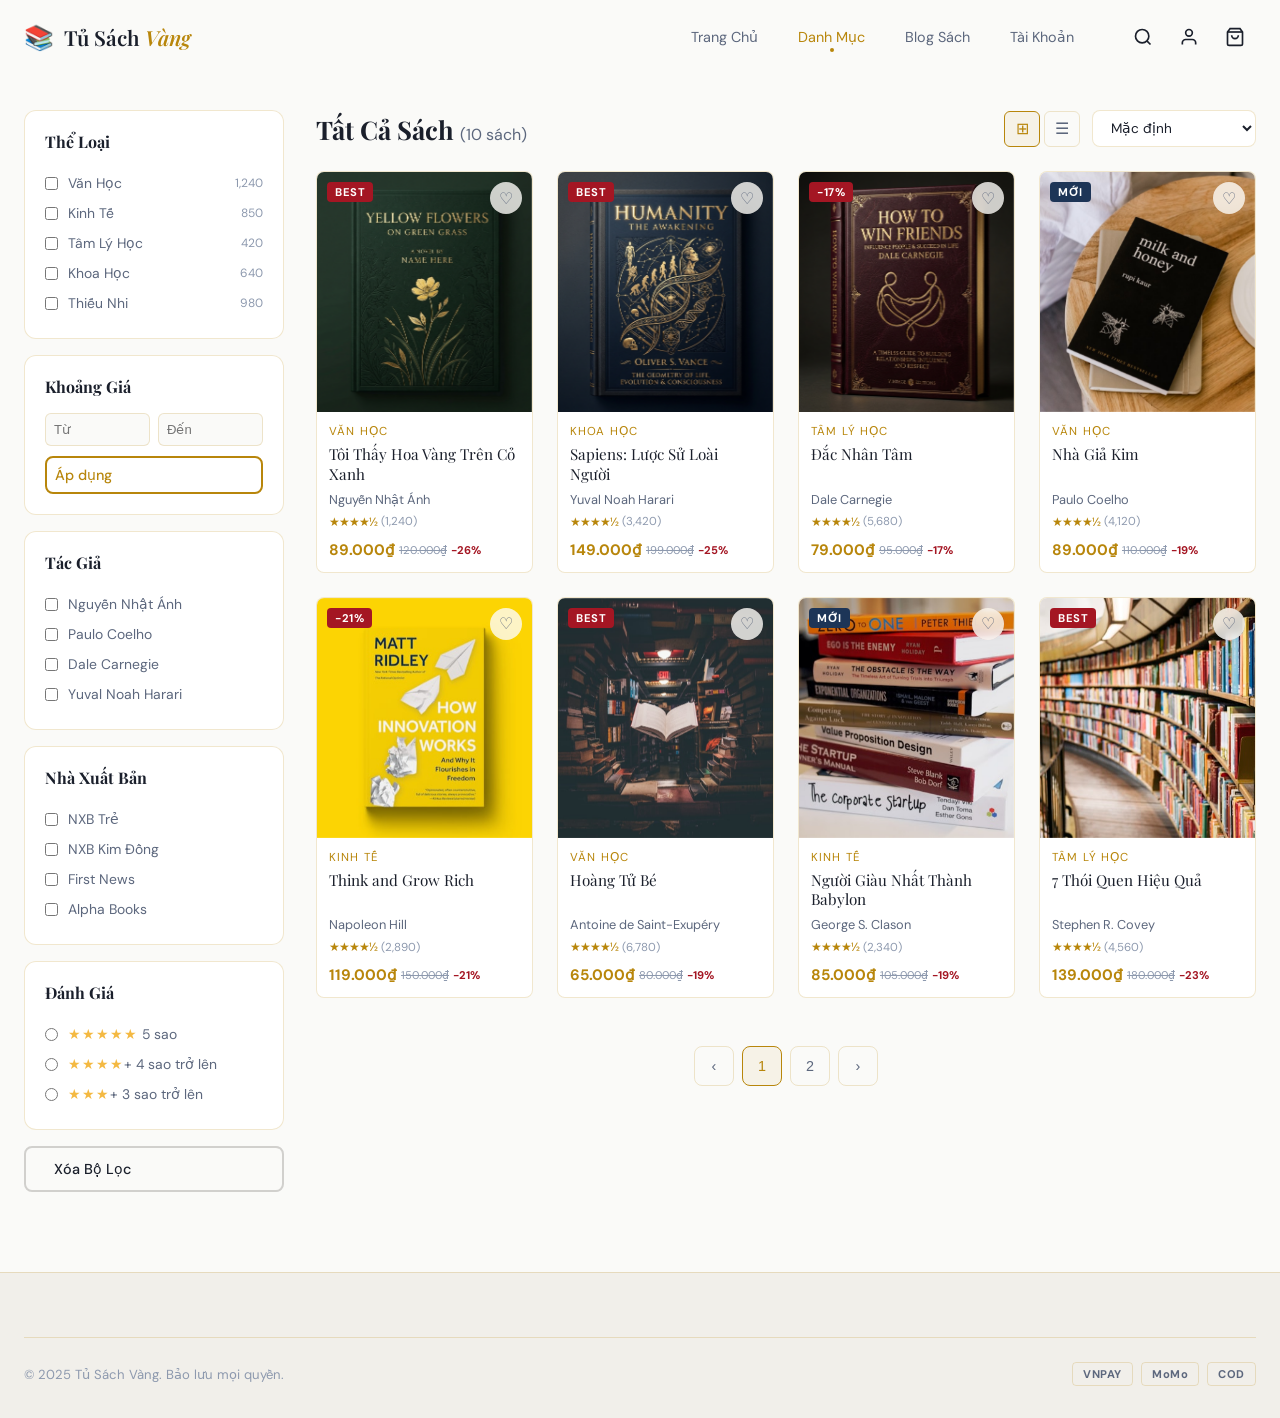
<file: catalog.html>
<!DOCTYPE html>
<html lang="vi">
<head>
  <meta charset="UTF-8" />
  <meta name="viewport" content="width=device-width, initial-scale=1.0" />
  <title>Danh Mục Sách — Tủ Sách Vàng</title>
  <meta name="description" content="Khám phá hàng nghìn đầu sách theo thể loại, tác giả, giá cả. Lọc và tìm kiếm dễ dàng." />
  <link rel="preconnect" href="https://fonts.googleapis.com" />
  <link href="https://fonts.googleapis.com/css2?family=Playfair+Display:ital,wght@0,400;0,600;0,700;1,400;1,600&family=DM+Sans:wght@300;400;500;600&family=Cormorant+Garamond:ital,wght@0,300;0,400;0,600;1,300;1,400&display=swap" rel="stylesheet" />
  <link rel="stylesheet" href="css/main.css?v=3" />
  <link rel="stylesheet" href="css/components.css?v=3" />
  <link rel="stylesheet" href="css/animations.css?v=3" />
</head>
<body>
<div id="toast-container" class="toast-container"></div>
<div id="cart-overlay" class="cart-overlay"></div>
<aside id="mini-cart" class="mini-cart">
  <div class="mini-cart__header"><h3>Giỏ Hàng</h3><button id="close-cart" class="mini-cart__close">✕</button></div>
  <div id="cart-items" class="mini-cart__items"></div>
  <div class="mini-cart__footer">
    <div class="mini-cart__total"><span>Tổng cộng</span><span id="cart-total">0₫</span></div>
    <a href="checkout.html" class="btn btn--primary btn--full">Thanh Toán</a>
    <a href="cart.html" class="btn btn--outline btn--full">Xem Giỏ Hàng</a>
  </div>
</aside>
<div id="search-overlay" class="search-overlay">
  <div class="search-overlay__inner">
    <div class="search-overlay__box">
      <span class="search-overlay__icon">⌕</span>
      <input type="text" id="search-input" placeholder="Tìm kiếm sách..." autocomplete="off" />
      <button id="close-search">✕</button>
    </div>
    <div id="search-results" class="search-results"></div>
  </div>
</div>

<header id="main-header" class="header scrolled">
  <div class="container header__inner">
    <a href="index.html" class="logo"><span class="logo__icon">📚</span><span class="logo__text">Tủ Sách <em>Vàng</em></span></a>
    <nav class="nav" id="main-nav">
      <a href="index.html" class="nav__link">Trang Chủ</a>
      <a href="catalog.html" class="nav__link active">Danh Mục</a>
      <a href="blog.html" class="nav__link">Blog Sách</a>
      <a href="account.html" class="nav__link">Tài Khoản</a>
    </nav>
    <div class="header__actions">
      <button id="search-btn" class="icon-btn"><svg width="20" height="20" viewBox="0 0 24 24" fill="none" stroke="currentColor" stroke-width="2"><circle cx="11" cy="11" r="8"/><path d="m21 21-4.35-4.35"/></svg></button>
      <a href="account.html" class="icon-btn"><svg width="20" height="20" viewBox="0 0 24 24" fill="none" stroke="currentColor" stroke-width="2"><path d="M20 21v-2a4 4 0 0 0-4-4H8a4 4 0 0 0-4 4v2"/><circle cx="12" cy="7" r="4"/></svg></a>
      <button id="cart-btn" class="icon-btn cart-icon-btn"><svg width="20" height="20" viewBox="0 0 24 24" fill="none" stroke="currentColor" stroke-width="2"><path d="M6 2 3 6v14a2 2 0 0 0 2 2h14a2 2 0 0 0 2-2V6l-3-4z"/><line x1="3" y1="6" x2="21" y2="6"/><path d="M16 10a4 4 0 0 1-8 0"/></svg><span id="cart-count" class="cart-count">0</span></button>
      <button id="menu-toggle" class="icon-btn menu-toggle"><span></span><span></span><span></span></button>
    </div>
  </div>
</header>

<main>
  <div class="container catalog-layout">
    <!-- SIDEBAR -->
    <aside class="filters-sidebar">
      <div class="filter-group">
        <h4>Thể Loại</h4>
        <label class="filter-option"><input type="checkbox" id="f-van-hoc" value="Văn Học" /><label for="f-van-hoc">Văn Học</label><span class="count">1,240</span></label>
        <label class="filter-option"><input type="checkbox" id="f-kinh-te" value="Kinh Tế" /><label for="f-kinh-te">Kinh Tế</label><span class="count">850</span></label>
        <label class="filter-option"><input type="checkbox" id="f-tam-ly" value="Tâm Lý Học" /><label for="f-tam-ly">Tâm Lý Học</label><span class="count">420</span></label>
        <label class="filter-option"><input type="checkbox" id="f-khoa-hoc" value="Khoa Học" /><label for="f-khoa-hoc">Khoa Học</label><span class="count">640</span></label>
        <label class="filter-option"><input type="checkbox" id="f-thieu-nhi" value="Thiếu Nhi" /><label for="f-thieu-nhi">Thiếu Nhi</label><span class="count">980</span></label>
      </div>
      <div class="filter-group">
        <h4>Khoảng Giá</h4>
        <div style="display:flex;gap:8px;margin-bottom:10px;">
          <input type="number" id="price-min" placeholder="Từ" style="flex:1;min-width:0;width:100%;padding:8px;background:var(--bg);border:1px solid var(--border);border-radius:6px;color:var(--text);font-size:0.82rem;" />
          <input type="number" id="price-max" placeholder="Đến" style="flex:1;min-width:0;width:100%;padding:8px;background:var(--bg);border:1px solid var(--border);border-radius:6px;color:var(--text);font-size:0.82rem;" />
        </div>
        <button id="apply-price" class="btn btn--outline" style="width:100%;padding:8px;">Áp dụng</button>
      </div>
      <div class="filter-group">
        <h4>Tác Giả</h4>
        <label class="filter-option"><input type="checkbox" class="filter-author" id="f-nna" value="Nguyễn Nhật Ánh" /><label for="f-nna">Nguyễn Nhật Ánh</label></label>
        <label class="filter-option"><input type="checkbox" class="filter-author" id="f-coelho" value="Paulo Coelho" /><label for="f-coelho">Paulo Coelho</label></label>
        <label class="filter-option"><input type="checkbox" class="filter-author" id="f-carnegie" value="Dale Carnegie" /><label for="f-carnegie">Dale Carnegie</label></label>
        <label class="filter-option"><input type="checkbox" class="filter-author" id="f-harari" value="Yuval Noah Harari" /><label for="f-harari">Yuval Noah Harari</label></label>
      </div>
      <div class="filter-group">
        <h4>Nhà Xuất Bản</h4>
        <label class="filter-option"><input type="checkbox" class="filter-pub" id="f-nxbtre" value="NXB Trẻ" /><label for="f-nxbtre">NXB Trẻ</label></label>
        <label class="filter-option"><input type="checkbox" class="filter-pub" id="f-nxbkd" value="NXB Kim Đồng" /><label for="f-nxbkd">NXB Kim Đồng</label></label>
        <label class="filter-option"><input type="checkbox" class="filter-pub" id="f-firstnews" value="First News" /><label for="f-firstnews">First News</label></label>
        <label class="filter-option"><input type="checkbox" class="filter-pub" id="f-alpha" value="Alpha Books" /><label for="f-alpha">Alpha Books</label></label>
      </div>
      <div class="filter-group">
        <h4>Đánh Giá</h4>
        <label class="filter-option"><input type="radio" name="rating" id="f-r5" value="5" /><label for="f-r5"><span class="filter-stars">★★★★★</span> 5 sao</label></label>
        <label class="filter-option"><input type="radio" name="rating" id="f-r4" value="4" /><label for="f-r4"><span class="filter-stars">★★★★</span>+ 4 sao trở lên</label></label>
        <label class="filter-option"><input type="radio" name="rating" id="f-r3" value="3" /><label for="f-r3"><span class="filter-stars">★★★</span>+ 3 sao trở lên</label></label>
      </div>
      <button id="reset-filters" class="btn btn--ghost" style="width:100%;">Xóa Bộ Lọc</button>
    </aside>

    <!-- MAIN CONTENT -->
    <div>
      <div class="catalog-header">
        <h1>Tất Cả Sách <span id="result-count" style="font-size:1rem;color:var(--text-muted);font-family:var(--font-body);font-weight:400;"></span></h1>
        <div class="catalog-controls">
          <div class="view-toggle">
            <button class="view-btn active" id="grid-view" title="Dạng lưới">⊞</button>
            <button class="view-btn" id="list-view" title="Dạng danh sách">☰</button>
          </div>
          <select id="sort-select" class="sort-select">
            <option value="default">Mặc định</option>
            <option value="price-asc">Giá tăng dần</option>
            <option value="price-desc">Giá giảm dần</option>
            <option value="rating">Đánh giá cao nhất</option>
            <option value="newest">Mới nhất</option>
          </select>
        </div>
      </div>

      <!-- Active filter tags -->
      <div id="active-filters-bar" style="display:none;flex-wrap:wrap;gap:8px;margin-bottom:16px;align-items:center;"></div>

      <div class="books-grid" id="catalog-grid"></div>

      <div class="pagination" id="pagination"></div>
    </div>
  </div>
</main>

<footer class="footer">
  <div class="container">
    <div class="footer__bottom">
      <p>© 2025 Tủ Sách Vàng. Bảo lưu mọi quyền.</p>
      <div class="payment-icons">
        <span class="payment-icon">VNPAY</span><span class="payment-icon">MoMo</span><span class="payment-icon">COD</span>
      </div>
    </div>
  </div>
</footer>

<script src="js/data.js"></script>
<script src="js/cart.js"></script>
<script src="js/search.js"></script>
<script>
document.addEventListener('DOMContentLoaded', () => {
  Cart.updateUI();
  document.getElementById('cart-btn')?.addEventListener('click', Cart.openCart);
  document.getElementById('close-cart')?.addEventListener('click', Cart.closeCart);
  document.getElementById('cart-overlay')?.addEventListener('click', Cart.closeCart);

  const header = document.getElementById('main-header');
  window.addEventListener('scroll', () => header?.classList.toggle('scrolled', window.scrollY > 20));

  const observer = new IntersectionObserver(entries => entries.forEach(e => e.isIntersecting && e.target.classList.add('visible')), { threshold: 0.1 });

  let filtered = [...BOOKS], currentPage = 1, perPage = 8, isGrid = true;

  function createCard(book) {
    const disc = book.originalPrice ? Math.round((1 - book.price/book.originalPrice)*100) : 0;
    const fullStars = Math.floor(book.rating);
    const hasHalf = book.rating % 1 >= 0.5;
    const stars = '★'.repeat(fullStars) + (hasHalf ? '½' : '') + '☆'.repeat(5 - fullStars - (hasHalf ? 1 : 0));
    if (!isGrid) {
      return `<div class="book-card" style="flex-direction:row;height:auto;">
        <div class="book-card__cover-wrap" style="width:120px;height:150px;flex-shrink:0;">
          <div class="book-card__cover-inner"><div class="book-card__img">${book.emoji}</div></div>
        </div>
        <div class="book-card__info" style="flex:1;">
          <span class="book-card__cat">${book.cat}</span>
          <a href="book-detail.html?id=${book.id}" class="book-card__title" style="font-size:1.1rem;">${book.title}</a>
          <span class="book-card__author">${book.author}</span>
          <div class="book-card__rating"><span class="stars">${stars}</span><span class="rating-count">(${book.reviews.toLocaleString()})</span></div>
          <div style="display:flex;align-items:center;justify-content:space-between;margin-top:auto;">
            <div class="book-card__price"><span class="price-current">${book.price.toLocaleString('vi-VN')}₫</span>${book.originalPrice?`<span class="price-original">${book.originalPrice.toLocaleString('vi-VN')}₫</span>`:''}</div>
            <button class="btn btn--gold" style="padding:8px 16px;font-size:0.85rem;" onclick="Cart.add(${book.id})">+ Giỏ Hàng</button>
          </div>
        </div>
      </div>`;
    }
    return `<div class="book-card aos-fade-up">
      <div class="book-card__cover-wrap">
        <div class="book-card__cover-inner"><div class="book-card__img">${book.emoji}</div></div>
        <div class="book-card__shadow"></div>
        ${book.badge ? `<span class="book-card__badge book-card__badge--${book.badge==='new'?'new':'sale'}">${book.badge==='bestseller'?'BEST':book.badge==='new'?'MỚI':`-${disc}%`}</span>` : ''}
        <button class="book-card__wishlist" onclick="toggleWishlist(this,${book.id})">♡</button>
        <div class="book-card__actions">
          <button class="btn btn--gold" onclick="Cart.add(${book.id})">+ Giỏ</button>
          <a href="book-detail.html?id=${book.id}" class="btn btn--ghost">Xem</a>
        </div>
      </div>
      <div class="book-card__info">
        <span class="book-card__cat">${book.cat}</span>
        <a href="book-detail.html?id=${book.id}" class="book-card__title">${book.title}</a>
        <span class="book-card__author">${book.author}</span>
        <div class="book-card__rating"><span class="stars">${stars}</span><span class="rating-count">(${book.reviews.toLocaleString()})</span></div>
        <div class="book-card__price">
          <span class="price-current">${book.price.toLocaleString('vi-VN')}₫</span>
          ${book.originalPrice?`<span class="price-original">${book.originalPrice.toLocaleString('vi-VN')}₫</span>`:''}
          ${disc?`<span class="price-discount">-${disc}%</span>`:''}
        </div>
      </div>
    </div>`;
  }

  function render() {
    const grid = document.getElementById('catalog-grid');
    const start = (currentPage - 1) * perPage;
    const page = filtered.slice(start, start + perPage);
    grid.style.display = isGrid ? 'grid' : 'flex';
    if (!isGrid) grid.style.flexDirection = 'column';
    grid.innerHTML = page.map(createCard).join('');
    grid.querySelectorAll('.aos-fade-up').forEach(e => observer.observe(e));
    document.getElementById('result-count').textContent = `(${filtered.length} sách)`;
    renderPagination();
  }

  function renderPagination() {
    const pages = Math.ceil(filtered.length / perPage);
    const pg = document.getElementById('pagination');
    if (pages <= 1) { pg.innerHTML = ''; return; }
    let html = `<button class="page-btn" ${currentPage===1?'disabled':''} onclick="changePage(${currentPage-1})">‹</button>`;
    for (let i = 1; i <= pages; i++) {
      html += `<button class="page-btn ${i===currentPage?'active':''}" onclick="changePage(${i})">${i}</button>`;
    }
    html += `<button class="page-btn" ${currentPage===pages?'disabled':''} onclick="changePage(${currentPage+1})">›</button>`;
    pg.innerHTML = html;
  }

  window.changePage = (p) => { currentPage = p; render(); window.scrollTo({top:200,behavior:'smooth'}); };

  document.getElementById('sort-select')?.addEventListener('change', e => {
    const v = e.target.value;
    if (v === 'price-asc') filtered.sort((a,b) => a.price - b.price);
    else if (v === 'price-desc') filtered.sort((a,b) => b.price - a.price);
    else if (v === 'rating') filtered.sort((a,b) => b.rating - a.rating);
    else filtered = [...BOOKS];
    currentPage = 1; render();
  });

  document.getElementById('grid-view')?.addEventListener('click', () => {
    isGrid = true;
    document.getElementById('grid-view').classList.add('active');
    document.getElementById('list-view').classList.remove('active');
    document.getElementById('catalog-grid').style.gridTemplateColumns = '';
    render();
  });
  document.getElementById('list-view')?.addEventListener('click', () => {
    isGrid = false;
    document.getElementById('list-view').classList.add('active');
    document.getElementById('grid-view').classList.remove('active');
    render();
  });

  document.querySelectorAll('.filter-option input[type="checkbox"]').forEach(cb => {
    cb.addEventListener('change', applyFilters);
  });
  document.querySelectorAll('input[name="rating"]').forEach(rb => {
    rb.addEventListener('change', applyFilters);
  });
  document.getElementById('reset-filters')?.addEventListener('click', () => {
    document.querySelectorAll('.filter-option input').forEach(i => i.checked = false);
    document.getElementById('price-min').value = '';
    document.getElementById('price-max').value = '';
    updateActiveFilters();
    filtered = [...BOOKS]; currentPage = 1; render();
  });
  document.getElementById('apply-price')?.addEventListener('click', applyFilters);

  function applyFilters() {
    // The loai
    const catChecked = [...document.querySelectorAll('input[id^="f-van-hoc"],input[id^="f-kinh-te"],input[id^="f-tam-ly"],input[id^="f-khoa-hoc"],input[id^="f-thieu-nhi"]')]
      .filter(c => c.checked).map(c => c.value);
    // Tac gia
    const authors = [...document.querySelectorAll('.filter-author:checked')].map(c => c.value);
    // Nha xuat ban
    const pubs = [...document.querySelectorAll('.filter-pub:checked')].map(c => c.value);
    // Khoang gia
    const minVal = document.getElementById('price-min').value;
    const maxVal = document.getElementById('price-max').value;
    const min = minVal !== '' ? parseInt(minVal) : 0;
    const max = maxVal !== '' ? parseInt(maxVal) : Infinity;
    // Danh gia
    const ratingInput = document.querySelector('input[name="rating"]:checked');
    const minRating = ratingInput ? parseFloat(ratingInput.value) : 0;

    filtered = BOOKS.filter(b => {
      const catOk   = catChecked.length === 0 || catChecked.includes(b.cat);
      const authOk  = authors.length === 0 || authors.includes(b.author);
      const pubOk   = pubs.length === 0 || pubs.includes(b.publisher);
      const priceOk = b.price >= min && b.price <= max;
      const ratingOk = b.rating >= minRating;
      return catOk && authOk && pubOk && priceOk && ratingOk;
    });
    currentPage = 1;
    updateActiveFilters();
    render();
  }

  function updateActiveFilters() {
    const bar = document.getElementById('active-filters-bar');
    if (!bar) return;
    const tags = [];
    document.querySelectorAll('.filter-author:checked').forEach(c => {
      const el = c; tags.push({ label: c.value, clear: () => { el.checked = false; applyFilters(); } });
    });
    document.querySelectorAll('.filter-pub:checked').forEach(c => {
      const el = c; tags.push({ label: c.value, clear: () => { el.checked = false; applyFilters(); } });
    });
    const ratingInput = document.querySelector('input[name="rating"]:checked');
    if (ratingInput) {
      const lbl = ratingInput.value === '5' ? '5 sao' : ratingInput.value === '4' ? '4+ sao' : '3+ sao';
      const el = ratingInput;
      tags.push({ label: 'Sao: ' + lbl, clear: () => { el.checked = false; applyFilters(); } });
    }
    const minVal = document.getElementById('price-min').value;
    const maxVal = document.getElementById('price-max').value;
    if (minVal || maxVal) {
      const lbl = (minVal ? Number(minVal).toLocaleString('vi-VN') + '\u20ab' : '0') + ' \u2013 ' + (maxVal ? Number(maxVal).toLocaleString('vi-VN') + '\u20ab' : '\u221e');
      tags.push({ label: 'Gi\xe1: ' + lbl, clear: () => { document.getElementById('price-min').value=''; document.getElementById('price-max').value=''; applyFilters(); } });
    }
    const clearFns = tags.map(t => t.clear);
    bar.innerHTML = tags.map((t,i) =>
      `<span class="active-filter-tag">${t.label}<button class="active-filter-tag__close" data-i="${i}">\u2715</button></span>`
    ).join('');
    bar.querySelectorAll('.active-filter-tag__close').forEach(btn => {
      btn.addEventListener('click', e => { e.stopPropagation(); clearFns[+btn.dataset.i](); });
    });
    bar.style.display = tags.length ? 'flex' : 'none';
  }

  // Check URL params
  const params = new URLSearchParams(location.search);
  if (params.get('cat')) {
    const catMap = {'van-hoc':'Văn Học','kinh-te':'Kinh Tế','khoa-hoc':'Khoa Học','tam-ly':'Tâm Lý Học','thieu-nhi':'Thiếu Nhi'};
    const cat = catMap[params.get('cat')];
    if (cat) { filtered = BOOKS.filter(b => b.cat === cat); }
  }

  render();

  const wishlist = JSON.parse(localStorage.getItem('tsv_wishlist') || '[]');
  window.toggleWishlist = (btn, id) => {
    const idx = wishlist.indexOf(id);
    if (idx === -1) { wishlist.push(id); btn.textContent = '♥'; btn.classList.add('active'); showToast('info','❤️ Đã thêm yêu thích!',''); }
    else { wishlist.splice(idx,1); btn.textContent = '♡'; btn.classList.remove('active'); }
    localStorage.setItem('tsv_wishlist', JSON.stringify(wishlist));
  };
});
</script>
</body>
</html>
</file>
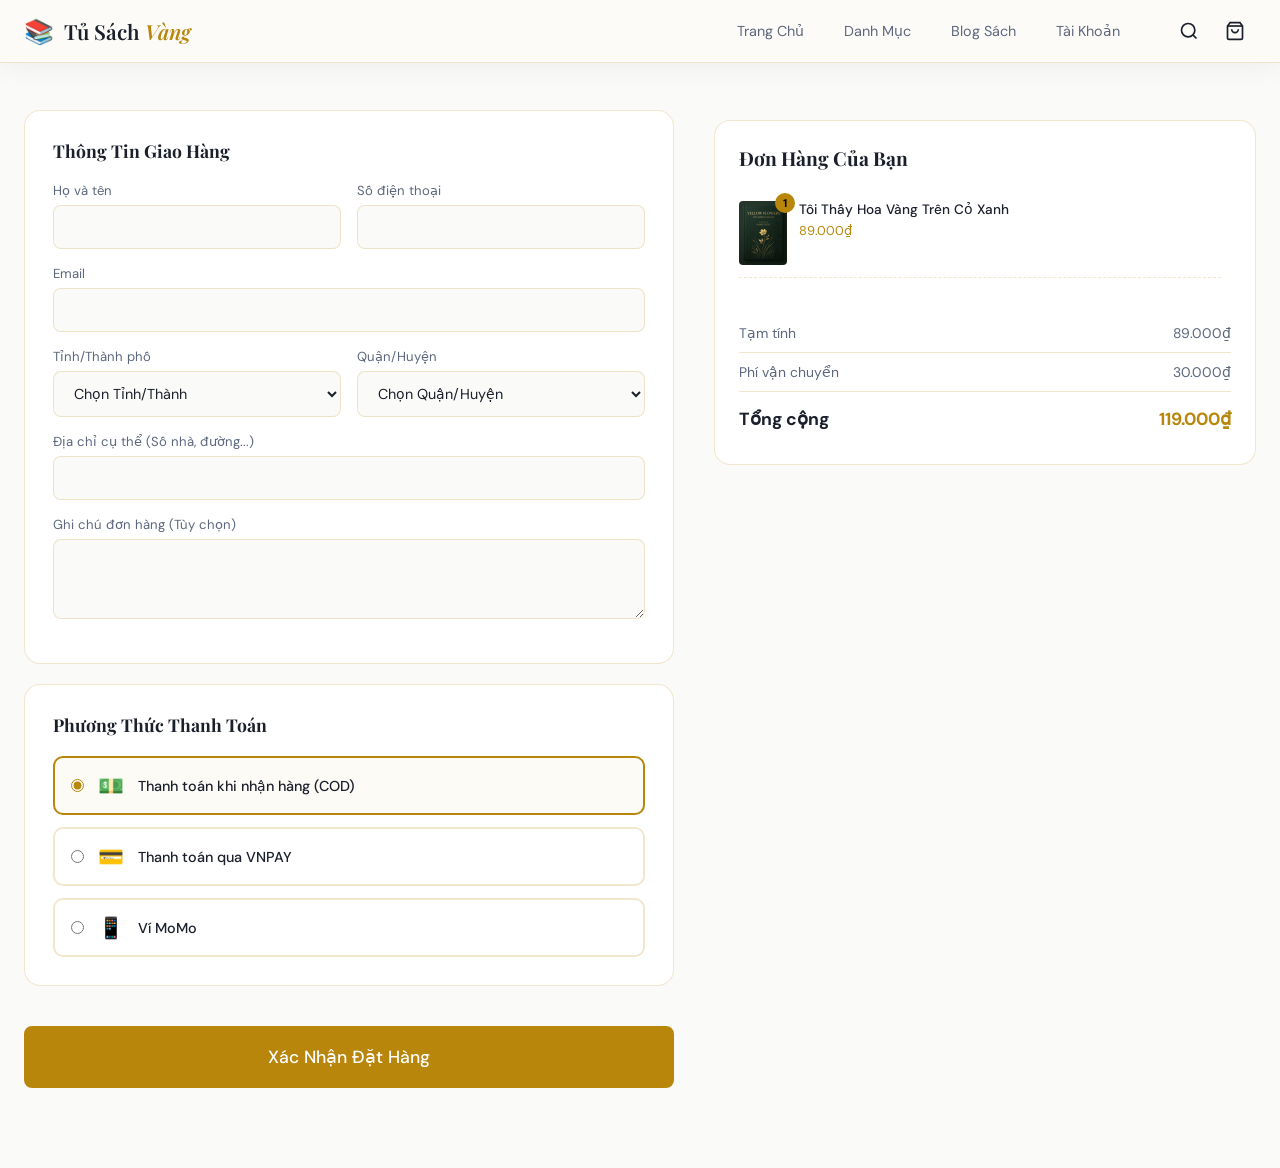
<file: checkout.html>
<!DOCTYPE html>
<html lang="vi">
<head>
  <meta charset="UTF-8" />
  <meta name="viewport" content="width=device-width, initial-scale=1.0" />
  <title>Thanh Toán — Tủ Sách Vàng</title>
  <link rel="preconnect" href="https://fonts.googleapis.com" />
  <link href="https://fonts.googleapis.com/css2?family=Playfair+Display:ital,wght@0,400;0,600;0,700;1,400;1,600&family=DM+Sans:wght@300;400;500;600&family=Cormorant+Garamond:ital,wght@0,300;0,400;0,600;1,300;1,400&display=swap" rel="stylesheet" />
  <link rel="stylesheet" href="css/main.css" />
  <link rel="stylesheet" href="css/components.css" />
  <link rel="stylesheet" href="css/animations.css" />
</head>
<body>
<div id="toast-container" class="toast-container"></div>

<!-- ===== MINI CART OVERLAY ===== -->
<div id="cart-overlay" class="cart-overlay"></div>
<aside id="mini-cart" class="mini-cart">
  <div class="mini-cart__header">
    <h3>Giỏ Hàng</h3>
    <button id="close-cart" class="mini-cart__close" aria-label="Đóng giỏ hàng">✕</button>
  </div>
  <div id="cart-items" class="mini-cart__items"></div>
  <div class="mini-cart__footer">
    <div class="mini-cart__total">
      <span>Tổng cộng</span>
      <span id="cart-total">0₫</span>
    </div>
    <a href="checkout.html" class="btn btn--primary btn--full">Thanh Toán</a>
    <a href="cart.html" class="btn btn--outline btn--full">Xem Giỏ Hàng</a>
  </div>
</aside>

<!-- ===== LIVE SEARCH OVERLAY ===== -->
<div id="search-overlay" class="search-overlay">
  <div class="search-overlay__inner">
    <div class="search-overlay__box">
      <span class="search-overlay__icon">⌕</span>
      <input type="text" id="search-input" placeholder="Tìm kiếm sách..." autocomplete="off" />
      <button id="close-search" aria-label="Đóng tìm kiếm">✕</button>
    </div>
    <div id="search-results" class="search-results"></div>
  </div>
</div>

<header id="main-header" class="header scrolled">
  <div class="container header__inner">
    <a href="index.html" class="logo"><span class="logo__icon">📚</span><span class="logo__text">Tủ Sách <em>Vàng</em></span></a>
    <nav class="nav" id="main-nav">
      <a href="index.html" class="nav__link">Trang Chủ</a>
      <a href="catalog.html" class="nav__link">Danh Mục</a>
      <a href="blog.html" class="nav__link">Blog Sách</a>
      <a href="account.html" class="nav__link">Tài Khoản</a>
    </nav>
    <div class="header__actions">
      <button id="search-btn" class="icon-btn"><svg width="20" height="20" viewBox="0 0 24 24" fill="none" stroke="currentColor" stroke-width="2"><circle cx="11" cy="11" r="8"/><path d="m21 21-4.35-4.35"/></svg></button>
      <button id="cart-btn" class="icon-btn cart-icon-btn"><svg width="20" height="20" viewBox="0 0 24 24" fill="none" stroke="currentColor" stroke-width="2"><path d="M6 2 3 6v14a2 2 0 0 0 2 2h14a2 2 0 0 0 2-2V6l-3-4z"/><line x1="3" y1="6" x2="21" y2="6"/><path d="M16 10a4 4 0 0 1-8 0"/></svg><span id="cart-count" class="cart-count">0</span></button>
    </div>
  </div>
</header>

<main>
  <div class="container">
    <div class="checkout-layout">
      
      <!-- FORM SECTION -->
      <form id="checkout-form">
        <div class="checkout-section">
          <h3>Thông Tin Giao Hàng</h3>
          <div class="form-row">
            <div class="form-group"><label>Họ và tên</label><input type="text" required /></div>
            <div class="form-group"><label>Số điện thoại</label><input type="tel" required /></div>
          </div>
          <div class="form-group"><label>Email</label><input type="email" required /></div>
          <div class="form-row">
            <div class="form-group">
              <label>Tỉnh/Thành phố</label>
              <select required>
                <option value="">Chọn Tỉnh/Thành</option>
                <option value="hcm">Hồ Chí Minh</option>
                <option value="hn">Hà Nội</option>
                <option value="dn">Đà Nẵng</option>
              </select>
            </div>
            <div class="form-group">
              <label>Quận/Huyện</label>
              <select required><option value="">Chọn Quận/Huyện</option><option value="q1">Quận 1</option></select>
            </div>
          </div>
          <div class="form-group"><label>Địa chỉ cụ thể (Số nhà, đường...)</label><input type="text" required /></div>
          <div class="form-group"><label>Ghi chú đơn hàng (Tùy chọn)</label><textarea rows="3"></textarea></div>
        </div>

        <div class="checkout-section">
          <h3>Phương Thức Thanh Toán</h3>
          <div class="payment-methods">
            <label class="payment-option selected">
              <input type="radio" name="payment" value="cod" checked />
              <span class="payment-option__logo">💵</span>
              <span class="payment-option__name">Thanh toán khi nhận hàng (COD)</span>
            </label>
            <label class="payment-option">
              <input type="radio" name="payment" value="vnpay" />
              <span class="payment-option__logo">💳</span>
              <span class="payment-option__name">Thanh toán qua VNPAY</span>
            </label>
            <label class="payment-option">
              <input type="radio" name="payment" value="momo" />
              <span class="payment-option__logo">📱</span>
              <span class="payment-option__name">Ví MoMo</span>
            </label>
          </div>
        </div>

        <button type="submit" class="btn btn--gold btn--full" style="padding:18px;font-size:1.1rem;margin-top:20px;">Xác Nhận Đặt Hàng</button>
      </form>

      <!-- ORDER SUMMARY -->
      <aside class="order-summary" style="top:120px;">
        <h3>Đơn Hàng Của Bạn</h3>
        <div id="checkout-items" style="margin-bottom:24px;max-height:300px;overflow-y:auto;padding-right:10px;padding-top:10px;"></div>
        
        <div class="summary-row"><span>Tạm tính</span><span id="co-subtotal">0₫</span></div>
        <div class="summary-row"><span>Phí vận chuyển</span><span id="co-shipping">30.000₫</span></div>
        <div class="summary-row summary-row--total"><span>Tổng cộng</span><span id="co-total" style="color:var(--gold);">0₫</span></div>
      </aside>

    </div>
  </div>
</main>

<script src="js/data.js"></script>
<script src="js/cart.js"></script>
<script src="js/search.js"></script>
<script>
document.addEventListener('DOMContentLoaded', () => {
  let items = JSON.parse(localStorage.getItem('tsv_cart') || '[]');
  if(items.length === 0) {
    // Demo mode: Inject dummy items so the checkout page can be previewed directly via URL
    items = [{ id: 1, qty: 1 }];
    localStorage.setItem('tsv_cart', JSON.stringify(items));
  }

  const container = document.getElementById('checkout-items');
  let subtotal = 0;

  container.innerHTML = items.map(item => {
    const b = BOOKS.find(b => b.id === item.id);
    if (!b) return '';
    subtotal += b.price * item.qty;
    return `
      <div style="display:flex;gap:12px;margin-bottom:12px;padding-bottom:12px;border-bottom:1px dashed var(--border);">
        <div style="width:48px;height:64px;position:relative;">
          <div style="width:100%;height:100%;background:var(--surface);border-radius:4px;overflow:hidden;display:flex;align-items:center;justify-content:center;">
            ${b.emoji}
          </div>
          <span style="position:absolute;top:-8px;right:-8px;background:var(--gold);color:#000;width:20px;height:20px;border-radius:50%;display:flex;align-items:center;justify-content:center;font-size:0.7rem;font-weight:700;z-index:2;">${item.qty}</span>
        </div>
        <div style="flex:1;">
          <div style="font-size:0.85rem;color:var(--text);font-weight:500;">${b.title}</div>
          <div style="font-size:0.8rem;color:var(--gold);margin-top:4px;">${(b.price * item.qty).toLocaleString('vi-VN')}₫</div>
        </div>
      </div>`;
  }).join('');

  document.getElementById('co-subtotal').textContent = subtotal.toLocaleString('vi-VN') + '₫';
  const shipping = subtotal > 299000 ? 0 : 30000;
  document.getElementById('co-shipping').textContent = shipping === 0 ? 'Miễn phí' : '30.000₫';
  if(shipping === 0) document.getElementById('co-shipping').style.color = 'var(--accent-green)';
  document.getElementById('co-total').textContent = (subtotal + shipping).toLocaleString('vi-VN') + '₫';

  // Payment UI
  document.querySelectorAll('.payment-option input').forEach(input => {
    input.addEventListener('change', () => {
      document.querySelectorAll('.payment-option').forEach(opt => opt.classList.remove('selected'));
      input.closest('.payment-option').classList.add('selected');
    });
  });

  // Submit
  document.getElementById('checkout-form').addEventListener('submit', (e) => {
    e.preventDefault();
    localStorage.removeItem('tsv_cart');
    document.body.innerHTML = `
      <div style="height:100vh;display:flex;flex-direction:column;align-items:center;justify-content:center;background:var(--bg);color:var(--text);text-align:center;">
        <div style="font-size:5rem;margin-bottom:20px;animation:fadeUp 0.6s forwards;">🎉</div>
        <h1 style="font-family:var(--font-display);color:var(--gold);margin-bottom:10px;animation:fadeUp 0.6s 0.2s forwards;opacity:0;">Đặt Hàng Thành Công!</h1>
        <p style="color:var(--text-muted);margin-bottom:30px;animation:fadeUp 0.6s 0.4s forwards;opacity:0;">Cảm ơn bạn đã mua sắm tại Tủ Sách Vàng. Đơn hàng sẽ sớm được giao.</p>
        <a href="index.html" class="btn btn--gold" style="animation:fadeUp 0.6s 0.6s forwards;opacity:0;">Về Trang Chủ</a>
      </div>
    `;
  });
});
</script>
</body>
</html>
</file>
<file: css/main.css>
/* ===== RESET & BASE ===== */
*, *::before, *::after { box-sizing: border-box; margin: 0; padding: 0; }
html { scroll-behavior: smooth; font-size: 16px; }
body { font-family: 'DM Sans', sans-serif; background: var(--bg); color: var(--text); overflow-x: hidden; }
img { max-width: 100%; display: block; }
a { text-decoration: none; color: inherit; }

/* ===== DESIGN TOKENS ===== */
:root {
  --gold: #B8860B;
  --gold-light: #D4AF37;
  --gold-dark: #8B6508;
  --bg: #FAFAF8;
  --bg-2: #F1EFEA;
  --bg-3: #E6E2D8;
  --bg-card: #FFFFFF;
  --surface: #F8F6F0;
  --border: rgba(184, 134, 11, 0.2);
  --text: #1A1F2B;
  --text-muted: #5C677D;
  --text-dim: #8D99AE;
  --accent: #A41623;
  --accent-blue: #1D3557;
  --accent-green: #2A9D8F;
  --radius: 8px;
  --radius-lg: 16px;
  --shadow: 0 12px 40px rgba(26, 31, 43, 0.08);
  --shadow-gold: 0 12px 30px rgba(184, 134, 11, 0.2);
  --transition: 0.4s cubic-bezier(0.16, 1, 0.3, 1);
  --font-display: 'Playfair Display', serif;
  --font-body: 'DM Sans', sans-serif;
  --font-serif: 'Cormorant Garamond', serif;
}

/* ===== UTILITIES ===== */
.container { max-width: 1280px; margin: 0 auto; padding: 0 24px; }
.section { padding: 80px 0; }
.section--dark { background: var(--bg-2); }
.btn {
  display: inline-flex; align-items: center; gap: 8px;
  padding: 12px 28px; border-radius: 8px; font-family: var(--font-body);
  font-size: 0.9rem; font-weight: 500; cursor: pointer;
  border: 2px solid transparent; transition: var(--transition); white-space: nowrap;
}
.btn--gold { background: var(--gold); color: #FFFFFF; border-color: var(--gold); }
.btn--gold:hover { background: var(--gold-light); border-color: var(--gold-light); transform: translateY(-2px); box-shadow: 0 8px 24px rgba(201,168,76,0.3); }
.btn--ghost { background: transparent; color: var(--text); border-color: rgba(45,41,38,0.2); }
.btn--ghost:hover { border-color: var(--gold); color: var(--gold); }
.btn--primary { background: var(--gold); color: #0F0D0A; border-color: var(--gold); }
.btn--primary:hover { background: var(--gold-light); }
.btn--outline { background: transparent; color: var(--gold); border-color: var(--gold); }
.btn--outline:hover { background: var(--gold); color: #0F0D0A; }
.btn--full { width: 100%; justify-content: center; }
.icon-btn {
  width: 42px; height: 42px; border: none; background: transparent;
  color: var(--text); cursor: pointer; display: flex; align-items: center;
  justify-content: center; border-radius: 8px; transition: var(--transition); position: relative;
}
.icon-btn:hover { background: var(--surface); color: var(--gold); }

/* ===== SECTION HEADER ===== */
.section-header { text-align: center; margin-bottom: 48px; }
.section-tag {
  display: inline-block; font-size: 0.75rem; font-weight: 600;
  letter-spacing: 0.15em; text-transform: uppercase; color: var(--gold);
  border: 1px solid var(--gold); padding: 4px 14px; border-radius: 20px; margin-bottom: 16px;
}
.section-header h2 { font-family: var(--font-display); font-size: clamp(1.8rem, 3vw, 2.6rem); color: var(--text); line-height: 1.2; }
.section-header h2 em { color: var(--gold); font-style: italic; }
.section-more { display: inline-block; margin-top: 12px; color: var(--gold); font-size: 0.9rem; transition: var(--transition); }
.section-more:hover { gap: 8px; letter-spacing: 0.05em; }

/* ===== HEADER ===== */
.header {
  position: fixed; top: 0; left: 0; right: 0; z-index: 1000;
  padding: 16px 0; transition: var(--transition);
  background: transparent;
}
.header.scrolled {
  background: rgba(253,251,247,0.95); backdrop-filter: blur(20px);
  border-bottom: 1px solid var(--border); padding: 10px 0;
  box-shadow: 0 4px 30px rgba(0,0,0,0.05);
}
.header__inner { display: flex; align-items: center; gap: 32px; }
.logo { display: flex; align-items: center; gap: 10px; }
.logo__icon { font-size: 1.5rem; }
.logo__text { font-family: var(--font-display); font-size: 1.3rem; font-weight: 600; color: var(--text); }
.logo__text em { color: var(--gold); font-style: italic; }
.nav { display: flex; align-items: center; gap: 8px; margin-left: auto; }
.nav__link {
  padding: 8px 16px; border-radius: 8px; font-size: 0.9rem;
  color: var(--text-muted); transition: var(--transition); position: relative;
}
.nav__link:hover, .nav__link.active { color: var(--gold); }
.nav__link.active::after {
  content: ''; position: absolute; bottom: 2px; left: 50%; transform: translateX(-50%);
  width: 4px; height: 4px; border-radius: 50%; background: var(--gold);
}
.header__actions { display: flex; align-items: center; gap: 4px; }
.cart-count {
  position: absolute; top: 4px; right: 4px;
  width: 18px; height: 18px; border-radius: 50%; background: var(--accent);
  color: #fff; font-size: 0.65rem; font-weight: 700;
  display: flex; align-items: center; justify-content: center;
  opacity: 0; transform: scale(0); transition: var(--transition);
}
.cart-count.visible { opacity: 1; transform: scale(1); }
.menu-toggle { display: none; flex-direction: column; gap: 5px; }
.menu-toggle span { display: block; width: 20px; height: 2px; background: var(--text); border-radius: 2px; transition: var(--transition); }

/* ===== HERO ===== */
.hero { position: relative; height: 100vh; min-height: 600px; overflow: hidden; }
.hero__slider { height: 100%; }
.hero__slide {
  position: absolute; inset: 0; opacity: 0; transition: opacity 0.8s ease;
  background-image: var(--bg); background-size: cover; background-position: center;
}
.hero__slide.active { opacity: 1; z-index: 1; }
.hero__overlay {
  position: absolute; inset: 0;
  background: linear-gradient(135deg, rgba(253,251,247,0.85) 0%, rgba(253,251,247,0.4) 60%, transparent 100%);
}
.hero__content {
  position: relative; z-index: 2; height: 100%;
  display: flex; flex-direction: column; justify-content: center;
  padding-top: 80px;
}
.hero__tag {
  display: inline-block; font-size: 0.75rem; font-weight: 600;
  letter-spacing: 0.2em; text-transform: uppercase; color: var(--gold);
  margin-bottom: 20px; opacity: 0; animation: fadeUp 0.6s 0.2s forwards;
}
.hero__title {
  font-family: var(--font-display); font-size: clamp(2.5rem, 6vw, 5rem);
  font-weight: 700; line-height: 1.1; color: var(--text); margin-bottom: 24px;
  opacity: 0; animation: fadeUp 0.6s 0.4s forwards;
}
.hero__title em { color: var(--gold); font-style: italic; }
.hero__sub {
  font-size: 1.1rem; color: var(--text-muted); max-width: 500px;
  margin-bottom: 40px; line-height: 1.6;
  opacity: 0; animation: fadeUp 0.6s 0.6s forwards;
}
.hero__cta { display: flex; gap: 16px; flex-wrap: wrap; opacity: 0; animation: fadeUp 0.6s 0.8s forwards; }
.hero__controls {
  position: absolute; bottom: 40px; left: 50%; transform: translateX(-50%);
  z-index: 10; display: flex; align-items: center; gap: 16px;
}
.hero__prev, .hero__next {
  width: 44px; height: 44px; border-radius: 50%; border: 1px solid var(--border);
  background: rgba(253,251,247,0.7); backdrop-filter: blur(10px);
  color: var(--text); font-size: 1.5rem; cursor: pointer;
  display: flex; align-items: center; justify-content: center;
  transition: var(--transition);
}
.hero__prev:hover, .hero__next:hover { border-color: var(--gold); color: var(--gold); }
.hero__dots { display: flex; gap: 8px; }
.hero__dot {
  width: 8px; height: 8px; border-radius: 50%; border: none;
  background: rgba(45,41,38,0.2); cursor: pointer; transition: var(--transition); padding: 0;
}
.hero__dot.active { background: var(--gold); width: 24px; border-radius: 4px; }

/* ===== MARQUEE ===== */
.marquee-strip { background: var(--gold); overflow: hidden; padding: 12px 0; }
.marquee-track {
  display: flex; gap: 48px; white-space: nowrap;
  animation: marquee 30s linear infinite;
}
.marquee-track span { font-size: 0.85rem; font-weight: 600; color: #FFF; flex-shrink: 0; }

/* ===== CATEGORIES ===== */
.categories-grid {
  display: grid; grid-template-columns: repeat(6, 1fr); gap: 16px;
}
.category-card {
  background: var(--bg-card); border: 1px solid var(--border); border-radius: var(--radius);
  padding: 28px 16px; text-align: center; transition: var(--transition);
  display: flex; flex-direction: column; align-items: center; gap: 12px;
}
.category-card:hover { border-color: var(--gold); transform: translateY(-4px); box-shadow: var(--shadow-gold); }
.category-card__icon { font-size: 2rem; }
.category-card h3 { font-family: var(--font-display); font-size: 1rem; color: var(--text); }
.category-card span { font-size: 0.8rem; color: var(--text-muted); }

/* ===== BOOKS GRID ===== */
.books-grid { display: grid; grid-template-columns: repeat(auto-fill, minmax(210px, 1fr)); gap: 24px; }

/* ===== BOOK CARD ===== */
.book-card {
  background: var(--bg-card); border-radius: var(--radius); overflow: hidden;
  border: 1px solid var(--border); transition: var(--transition);
  display: flex; flex-direction: column;
}
.book-card:hover { border-color: rgba(201,168,76,0.3); box-shadow: var(--shadow); transform: translateY(-4px); }
.book-card__cover-wrap {
  position: relative; overflow: hidden;
  height: 240px; perspective: 1000px;
}
.book-card__cover-inner {
  width: 100%; height: 100%;
  position: relative; transform-style: preserve-3d; transition: transform 0.6s cubic-bezier(0.4,0,0.2,1);
}
.book-card:hover .book-card__cover-inner { transform: rotateY(-15deg) rotateX(5deg); }
.book-card__img {
  width: 100%; height: 100%; object-fit: cover;
  display: flex; align-items: center; justify-content: center;
  font-size: 4rem; background: linear-gradient(135deg, var(--surface), var(--bg-3));
}
.book-card__shadow {
  position: absolute; bottom: 0; left: 0; right: 0; height: 60%;
  background: linear-gradient(to top, rgba(253,251,247,0.9), transparent);
  opacity: 0; transition: var(--transition);
}
.book-card:hover .book-card__shadow { opacity: 1; }
.book-card__actions {
  position: absolute; bottom: 12px; left: 0; right: 0;
  display: flex; gap: 8px; justify-content: center; padding: 0 12px;
  opacity: 0; transform: translateY(12px); transition: var(--transition);
}
.book-card:hover .book-card__actions { opacity: 1; transform: translateY(0); }
.book-card__actions .btn { padding: 8px 14px; font-size: 0.8rem; }
.book-card__badge {
  position: absolute; top: 10px; left: 10px;
  background: var(--accent); color: #fff; font-size: 0.7rem; font-weight: 700;
  padding: 3px 8px; border-radius: 4px; text-transform: uppercase; letter-spacing: 0.05em;
}
.book-card__badge--new { background: var(--accent-blue); }
.book-card__badge--sale { background: var(--accent); }
.book-card__wishlist {
  position: absolute; top: 10px; right: 10px;
  width: 32px; height: 32px; border-radius: 50%; border: none;
  background: rgba(253,251,247,0.8); backdrop-filter: blur(4px);
  color: var(--text-muted); font-size: 1rem; cursor: pointer; transition: var(--transition);
  display: flex; align-items: center; justify-content: center;
}
.book-card__wishlist:hover, .book-card__wishlist.active { color: var(--accent); }
.book-card__info { padding: 12px; flex: 1; display: flex; flex-direction: column; gap: 6px; }
.book-card__cat { font-size: 0.72rem; color: var(--gold); text-transform: uppercase; letter-spacing: 0.1em; }
.book-card__title { font-family: var(--font-display); font-size: 0.95rem; color: var(--text); line-height: 1.3; flex: 1; }
.book-card__author { font-size: 0.8rem; color: var(--text-muted); }
.book-card__rating { display: flex; align-items: center; gap: 4px; }
.stars { color: var(--gold); font-size: 0.75rem; letter-spacing: -1px; }
.rating-count { font-size: 0.72rem; color: var(--text-dim); }
.book-card__price { display: flex; align-items: center; flex-wrap: nowrap; gap: 4px; margin-top: 4px; }
.price-current { font-size: 0.95rem; font-weight: 700; color: var(--gold); }
.price-original { font-size: 0.7rem; color: var(--text-dim); text-decoration: line-through; }
.price-discount { font-size: 0.7rem; color: var(--accent); font-weight: 700; }

/* ===== SKELETON ===== */
.skeleton {
  background: linear-gradient(90deg, var(--surface) 25%, var(--bg-3) 50%, var(--surface) 75%);
  background-size: 200% 100%; animation: shimmer 1.5s infinite; border-radius: 6px;
}
.skeleton-card { background: var(--bg-card); border-radius: var(--radius); border: 1px solid var(--border); overflow: hidden; }
.skeleton-img { height: 240px; }
.skeleton-body { padding: 16px; display: flex; flex-direction: column; gap: 10px; }
.skeleton-line { height: 12px; }
.skeleton-line--short { width: 60%; }
.skeleton-line--medium { width: 80%; }
.skeleton-title { height: 16px; }

/* ===== PROMO SECTION ===== */
.promo-grid { display: grid; grid-template-columns: 1fr 1fr; gap: 24px; }
.promo-stack { display: flex; flex-direction: column; gap: 24px; }
.promo-card {
  border-radius: var(--radius-lg); padding: 40px; position: relative; overflow: hidden;
  background: linear-gradient(135deg, var(--surface), var(--bg-3));
  border: 1px solid var(--border);
}
.promo-card--large { min-height: 300px; background: linear-gradient(135deg, #F4F0E6, #EAE4D6); }
.promo-card--small { flex: 1; }
.promo-card h3 { font-family: var(--font-display); font-size: 2rem; color: var(--text); line-height: 1.2; margin: 16px 0 8px; }
.promo-card h4 { font-family: var(--font-display); font-size: 1.3rem; color: var(--text); margin: 12px 0 16px; }
.promo-card p { color: var(--text-muted); margin-bottom: 24px; }
.promo-card a:not(.btn) { color: var(--gold); font-size: 0.9rem; }
.promo-badge {
  display: inline-block; font-size: 0.7rem; font-weight: 700; letter-spacing: 0.15em;
  text-transform: uppercase; padding: 4px 12px; border-radius: 20px;
  background: var(--accent); color: #fff;
}
.promo-badge--blue { background: var(--accent-blue); }
.promo-badge--green { background: var(--accent-green); }

/* ===== COUNTDOWN ===== */
.countdown { display: flex; gap: 12px; margin-top: 24px; }
.countdown-item { text-align: center; }
.countdown-num {
  display: block; font-family: var(--font-display); font-size: 2rem; font-weight: 700;
  color: var(--gold); background: var(--bg-card); border-radius: 8px;
  padding: 8px 14px; min-width: 54px; line-height: 1;
}
.countdown-label { font-size: 0.65rem; color: var(--text-dim); text-transform: uppercase; letter-spacing: 0.1em; margin-top: 4px; display: block; }

/* ===== AUTHOR SECTION ===== */
.author-feature { display: grid; grid-template-columns: 1fr 1fr; gap: 80px; align-items: center; }
.author-feature__text { display: flex; flex-direction: column; gap: 16px; }
.author-feature__text h2 { font-family: var(--font-display); font-size: clamp(2rem, 4vw, 3rem); }
.author-feature__text h2 em { color: var(--gold); font-style: italic; }
.author-quote { font-family: var(--font-serif); font-size: 1.2rem; color: var(--gold); font-style: italic; line-height: 1.6; }
.author-feature__text p { color: var(--text-muted); line-height: 1.7; }
.author-feature__books { display: grid; grid-template-columns: repeat(3, 1fr); gap: 12px; }

/* ===== BLOG ===== */
.blog-grid { display: grid; grid-template-columns: repeat(3, 1fr); gap: 24px; }
.blog-card {
  background: var(--bg-card); border-radius: var(--radius); overflow: hidden;
  border: 1px solid var(--border); transition: var(--transition);
}
.blog-card:hover { border-color: rgba(201,168,76,0.3); transform: translateY(-4px); }
.blog-card__img { height: 200px; background: var(--surface); display: flex; align-items: center; justify-content: center; font-size: 3rem; overflow: hidden; }
.blog-card__img img { width: 100%; height: 100%; object-fit: cover; }
.blog-card__body { padding: 20px; }
.blog-card__cat { font-size: 0.72rem; color: var(--gold); text-transform: uppercase; letter-spacing: 0.1em; }
.blog-card__title { font-family: var(--font-display); font-size: 1.1rem; color: var(--text); margin: 8px 0; line-height: 1.4; }
.blog-card__excerpt { font-size: 0.85rem; color: var(--text-muted); line-height: 1.6; }
.blog-card__meta { display: flex; align-items: center; gap: 12px; margin-top: 16px; padding-top: 16px; border-top: 1px solid var(--border); }
.blog-card__meta span { font-size: 0.78rem; color: var(--text-dim); }

/* ===== NEWSLETTER ===== */
.newsletter-box {
  background: linear-gradient(135deg, var(--surface), var(--bg-3));
  border: 1px solid var(--border); border-radius: var(--radius-lg);
  padding: 60px; display: flex; align-items: center; justify-content: space-between; gap: 40px;
}
.newsletter-box__text h2 { font-family: var(--font-display); font-size: clamp(1.5rem, 3vw, 2rem); }
.newsletter-box__text h2 em { color: var(--gold); font-style: italic; }
.newsletter-box__text p { color: var(--text-muted); margin-top: 8px; }
.newsletter-form { display: flex; gap: 12px; flex-shrink: 0; }
.newsletter-form input {
  padding: 12px 20px; border-radius: 8px; border: 1px solid var(--border);
  background: var(--bg); color: var(--text); font-family: var(--font-body); font-size: 0.9rem;
  width: 280px; transition: var(--transition);
}
.newsletter-form input:focus { outline: none; border-color: var(--gold); box-shadow: 0 0 0 3px rgba(201,168,76,0.1); }

/* ===== FOOTER ===== */
.footer { background: var(--bg-2); border-top: 1px solid var(--border); padding: 64px 0 32px; }
.footer__grid { display: grid; grid-template-columns: 2fr 1fr 1fr 1.5fr; gap: 48px; margin-bottom: 48px; }
.footer__brand { display: flex; flex-direction: column; gap: 16px; }
.footer__brand p { color: var(--text-muted); font-size: 0.9rem; line-height: 1.7; max-width: 280px; }
.footer__social { display: flex; gap: 8px; }
.social-btn {
  width: 36px; height: 36px; border-radius: 8px; border: 1px solid var(--border);
  display: flex; align-items: center; justify-content: center; font-size: 0.75rem;
  color: var(--text-muted); font-weight: 700; text-transform: uppercase; transition: var(--transition);
}
.social-btn:hover { border-color: var(--gold); color: var(--gold); }
.footer__col { display: flex; flex-direction: column; gap: 12px; }
.footer__col h4 { font-family: var(--font-display); font-size: 1rem; color: var(--text); margin-bottom: 4px; }
.footer__col a, .footer__col p { font-size: 0.85rem; color: var(--text-muted); transition: var(--transition); line-height: 1.6; }
.footer__col a:hover { color: var(--gold); }
.footer__bottom { border-top: 1px solid var(--border); padding-top: 24px; display: flex; align-items: center; justify-content: space-between; }
.footer__bottom p { font-size: 0.82rem; color: var(--text-dim); }
.payment-icons { display: flex; gap: 8px; }
.payment-icon {
  padding: 4px 10px; border: 1px solid var(--border); border-radius: 4px;
  font-size: 0.7rem; font-weight: 700; color: var(--text-muted); letter-spacing: 0.05em;
}

/* ===== RESPONSIVE ===== */
@media (max-width: 1024px) {
  .books-grid { grid-template-columns: repeat(3, 1fr); }
  .categories-grid { grid-template-columns: repeat(3, 1fr); }
  .footer__grid { grid-template-columns: 1fr 1fr; gap: 32px; }
  .author-feature { grid-template-columns: 1fr; gap: 40px; }
}
@media (max-width: 768px) {
  .nav { display: none; }
  .nav.open { display: flex; flex-direction: column; position: fixed; top: 70px; left: 0; right: 0; background: var(--bg-2); padding: 24px; border-bottom: 1px solid var(--border); z-index: 999; }
  .menu-toggle { display: flex; }
  .books-grid { grid-template-columns: repeat(2, 1fr); }
  .categories-grid { grid-template-columns: repeat(2, 1fr); }
  .promo-grid { grid-template-columns: 1fr; }
  .blog-grid { grid-template-columns: 1fr; }
  .newsletter-box { flex-direction: column; padding: 32px; }
  .newsletter-form { flex-direction: column; width: 100%; }
  .newsletter-form input { width: 100%; }
  .footer__grid { grid-template-columns: 1fr; gap: 24px; }
  .hero__title { font-size: 2.2rem; }
  .author-feature__books { grid-template-columns: repeat(2, 1fr); }
}
@media (max-width: 480px) {
  .books-grid { grid-template-columns: repeat(2, 1fr); gap: 12px; }
  .hero__cta { flex-direction: column; }
  .footer__bottom { flex-direction: column; gap: 16px; }
}
</file>
<file: css/components.css>
/* ===== TOAST ===== */
.toast-container { position:fixed; bottom:24px; right:24px; z-index:9999; display:flex; flex-direction:column; gap:10px; }
.toast {
  display:flex; align-items:center; gap:12px;
  background:var(--bg-card); border:1px solid var(--border); border-radius:12px;
  padding:14px 18px; min-width:280px; max-width:360px;
  box-shadow:0 8px 32px rgba(0,0,0,0.5); cursor:pointer;
}
.toast--success { border-color:rgba(46,204,113,0.4); }
.toast--error { border-color:rgba(232,83,58,0.4); }
.toast--info { border-color:rgba(58,123,213,0.4); }
.toast__icon { font-size:1.2rem; flex-shrink:0; }
.toast__body { flex:1; }
.toast__title { font-size:0.85rem; font-weight:600; color:var(--text); }
.toast__msg { font-size:0.78rem; color:var(--text-muted); margin-top:2px; }
.toast__close { color:var(--text-dim); font-size:1rem; flex-shrink:0; }

/* ===== MINI CART ===== */
.cart-overlay {
  position:fixed; inset:0; background:rgba(0,0,0,0.5); z-index:1099;
  opacity:0; pointer-events:none; transition:opacity 0.3s; backdrop-filter:blur(4px);
}
.cart-overlay.open { opacity:1; pointer-events:all; }
.mini-cart {
  position:fixed; top:0; right:0; bottom:0; width:400px; max-width:90vw;
  background:var(--bg-2); border-left:1px solid var(--border);
  z-index:1100; display:flex; flex-direction:column;
  transition:transform 0.4s cubic-bezier(0.4,0,0.2,1);
}
.mini-cart__header {
  display:flex; align-items:center; justify-content:space-between;
  padding:24px; border-bottom:1px solid var(--border);
}
.mini-cart__header h3 { font-family:var(--font-display); font-size:1.3rem; color:var(--text); }
.mini-cart__close { background:none; border:none; color:var(--text-muted); font-size:1.2rem; cursor:pointer; transition:color 0.2s; }
.mini-cart__close:hover { color:var(--text); }
.mini-cart__items { flex:1; overflow-y:auto; padding:16px; display:flex; flex-direction:column; gap:12px; }
.mini-cart__items::-webkit-scrollbar { width:4px; }
.mini-cart__items::-webkit-scrollbar-thumb { background:var(--surface); border-radius:2px; }
.cart-item {
  display:flex; gap:12px; padding:12px; background:var(--bg-card);
  border-radius:10px; border:1px solid var(--border);
}
.cart-item__img {
  width:56px; height:72px; border-radius:6px; background:var(--surface);
  display:flex; align-items:center; justify-content:center; font-size:1.5rem; flex-shrink:0; overflow:hidden;
}
.cart-item__img img { width:100%; height:100%; object-fit:cover; }
.cart-item__info { flex:1; display:flex; flex-direction:column; gap:4px; }
.cart-item__title { font-size:0.85rem; font-weight:500; color:var(--text); line-height:1.3; }
.cart-item__author { font-size:0.75rem; color:var(--text-muted); }
.cart-item__price { font-size:0.9rem; font-weight:600; color:var(--gold); }
.cart-item__actions { display:flex; align-items:center; gap:8px; margin-top:auto; }
.qty-btn {
  width:24px; height:24px; border-radius:4px; border:1px solid var(--border);
  background:var(--surface); color:var(--text); cursor:pointer; font-size:0.85rem;
  display:flex; align-items:center; justify-content:center; transition:var(--transition);
}
.qty-btn:hover { border-color:var(--gold); color:var(--gold); }
.qty-num { font-size:0.85rem; color:var(--text); min-width:20px; text-align:center; }
.cart-item__remove { margin-left:auto; background:none; border:none; color:var(--text-dim); cursor:pointer; font-size:0.85rem; transition:color 0.2s; }
.cart-item__remove:hover { color:var(--accent); }
.mini-cart__empty { text-align:center; padding:40px 20px; color:var(--text-muted); }
.mini-cart__empty .empty-icon { font-size:3rem; margin-bottom:12px; }
.mini-cart__footer { padding:20px; border-top:1px solid var(--border); display:flex; flex-direction:column; gap:12px; }
.mini-cart__total { display:flex; justify-content:space-between; align-items:center; }
.mini-cart__total span:first-child { color:var(--text-muted); }
.mini-cart__total span:last-child { font-size:1.2rem; font-weight:700; color:var(--gold); }

/* ===== SEARCH OVERLAY ===== */
.search-overlay {
  position:fixed; inset:0; z-index:2000; background:rgba(0,0,0,0.85);
  backdrop-filter:blur(12px); display:flex; align-items:flex-start; justify-content:center; padding-top:80px;
}
.search-overlay__inner { width:100%; max-width:700px; padding:0 24px; }
.search-overlay__box {
  display:flex; align-items:center; gap:12px;
  background:var(--bg-card); border:1px solid var(--border); border-radius:14px;
  padding:16px 20px; margin-bottom:16px;
}
.search-overlay__icon { font-size:1.2rem; color:var(--text-muted); }
.search-overlay__box input {
  flex:1; background:none; border:none; outline:none; color:var(--text);
  font-size:1.1rem; font-family:var(--font-body);
}
.search-overlay__box input::placeholder { color:var(--text-dim); }
.search-overlay__box button { background:none; border:none; color:var(--text-muted); cursor:pointer; font-size:1.1rem; transition:color 0.2s; }
.search-overlay__box button:hover { color:var(--text); }
.search-results { display:flex; flex-direction:column; gap:8px; max-height:60vh; overflow-y:auto; }
.search-result-item {
  display:flex; align-items:center; gap:14px;
  background:var(--bg-card); border:1px solid var(--border); border-radius:10px;
  padding:12px 16px; cursor:pointer; transition:var(--transition);
}
.search-result-item:hover { border-color:var(--gold); }
.search-result-item__img { width:40px; height:52px; border-radius:4px; background:var(--surface); display:flex; align-items:center; justify-content:center; font-size:1.2rem; flex-shrink:0; }
.search-result-item__title { font-size:0.9rem; font-weight:500; color:var(--text); }
.search-result-item__author { font-size:0.78rem; color:var(--text-muted); margin-top:2px; }
.search-result-item__price { margin-left:auto; font-size:0.9rem; font-weight:600; color:var(--gold); flex-shrink:0; }
.search-no-result { text-align:center; padding:24px; color:var(--text-muted); font-size:0.9rem; }

/* ===== BOOK DETAIL PAGE ===== */
.book-detail { display:grid; grid-template-columns:1fr 1.4fr; gap:64px; align-items:start; padding-top:120px; padding-bottom:80px; }
.book-detail__gallery { position:sticky; top:100px; }
.book-cover-main {
  width:100%; aspect-ratio:3/4; border-radius:16px;
  background:var(--bg-card); display:flex; align-items:center; justify-content:center;
  box-shadow:0 8px 30px rgba(0,0,0,0.04); cursor:zoom-in;
  padding: 40px;
}
.book-cover-main span {
  display:block; width:100%; height:100%; border-radius:4px;
  box-shadow:-12px 15px 35px rgba(0,0,0,0.3);
  transition:transform 0.6s cubic-bezier(0.4,0,0.2,1);
}
.book-cover-main span:hover { transform:rotateY(-8deg) rotateX(3deg) scale(1.02); }
.book-cover-main img { width:100%; height:100%; object-fit:cover; border-radius:4px; }
.book-thumbs { display:flex; gap:10px; margin-top:16px; }
.book-thumb { width:64px; height:80px; border-radius:8px; border:2px solid var(--border); overflow:hidden; cursor:pointer; transition:var(--transition); }
.book-thumb.active, .book-thumb:hover { border-color:var(--gold); }
.book-detail__info { display:flex; flex-direction:column; gap:20px; }
.book-detail__cat { font-size:0.78rem; color:var(--gold); text-transform:uppercase; letter-spacing:0.15em; }
.book-detail__title { font-family:var(--font-display); font-size:clamp(1.8rem, 3vw, 2.6rem); color:var(--text); line-height:1.2; }
.book-detail__author { font-size:1rem; color:var(--text-muted); }
.book-detail__rating-row { display:flex; align-items:center; gap:12px; }
.book-detail__price-row { display:flex; align-items:center; gap:16px; }
.book-detail__price-current { font-size:2rem; font-weight:700; color:var(--gold); }
.book-detail__price-original { font-size:1.1rem; color:var(--text-dim); text-decoration:line-through; }
.book-detail__discount { background:var(--accent); color:#fff; font-size:0.8rem; font-weight:700; padding:4px 10px; border-radius:6px; }
.book-detail__desc { color:var(--text-muted); line-height:1.8; font-size:0.95rem; }
.book-detail__meta { display:grid; grid-template-columns:1fr 1fr; gap:12px; background:var(--bg-card); border-radius:12px; padding:20px; border:1px solid var(--border); }
.book-meta-item label { font-size:0.75rem; color:var(--text-dim); text-transform:uppercase; letter-spacing:0.1em; display:block; margin-bottom:4px; }
.book-meta-item span { font-size:0.9rem; color:var(--text); }
.book-detail__actions { display:flex; gap:12px; }
.book-detail__actions .btn { flex:1; padding:16px; font-size:1rem; }

/* ===== REVIEWS ===== */
.reviews-section { margin-top:40px; padding-top:32px; border-top:1px solid var(--border); }
.review-card { background:var(--bg-card); border-radius:12px; padding:20px; border:1px solid var(--border); margin-bottom:12px; }
.review-card__header { display:flex; align-items:center; gap:12px; margin-bottom:12px; }
.review-avatar { width:40px; height:40px; border-radius:50%; background:var(--surface); display:flex; align-items:center; justify-content:center; font-size:1.2rem; }
.review-card__name { font-weight:600; color:var(--text); font-size:0.9rem; }
.review-card__date { font-size:0.75rem; color:var(--text-dim); }
.review-card__text { font-size:0.87rem; color:var(--text-muted); line-height:1.7; }

/* ===== CATALOG PAGE ===== */
.catalog-layout { display:grid; grid-template-columns:260px 1fr; gap:32px; padding-top:110px; padding-bottom:80px; }
.filters-sidebar { position:sticky; top:100px; height:fit-content; }
.filter-group { background:var(--bg-card); border:1px solid var(--border); border-radius:12px; padding:20px; margin-bottom:16px; }
.filter-group h4 { font-family:var(--font-display); font-size:1rem; color:var(--text); margin-bottom:16px; }
.filter-option { display:flex; align-items:center; gap:10px; padding:6px 0; cursor:pointer; transition:color 0.2s; }
.filter-option:hover { color:var(--gold); }
.filter-option input[type="checkbox"] { accent-color:var(--gold); }
.filter-option label { font-size:0.87rem; color:var(--text-muted); cursor:pointer; flex:1; }
.filter-option .count { font-size:0.75rem; color:var(--text-dim); }
.price-range { display:flex; gap:8px; align-items:center; }
.price-range input { width:100%; accent-color:var(--gold); }
.catalog-header { display:flex; align-items:center; justify-content:space-between; margin-bottom:24px; }
.catalog-header h1 { font-family:var(--font-display); font-size:1.6rem; color:var(--text); }
.catalog-controls { display:flex; align-items:center; gap:12px; }
.view-toggle { display:flex; gap:4px; }
.view-btn { width:36px; height:36px; border-radius:6px; border:1px solid var(--border); background:transparent; color:var(--text-muted); cursor:pointer; display:flex; align-items:center; justify-content:center; transition:var(--transition); font-size:1rem; }
.view-btn.active, .view-btn:hover { border-color:var(--gold); color:var(--gold); background:rgba(201,168,76,0.1); }
.sort-select {
  background:var(--bg-card); border:1px solid var(--border); border-radius:8px;
  padding:8px 14px; color:var(--text); font-family:var(--font-body); font-size:0.85rem;
  cursor:pointer; outline:none;
}
.pagination { display:flex; align-items:center; justify-content:center; gap:8px; margin-top:48px; }
.page-btn { width:40px; height:40px; border-radius:8px; border:1px solid var(--border); background:transparent; color:var(--text-muted); cursor:pointer; transition:var(--transition); display:flex; align-items:center; justify-content:center; font-size:0.9rem; }
.page-btn.active, .page-btn:hover { border-color:var(--gold); color:var(--gold); background:rgba(201,168,76,0.1); }

/* ===== ACCOUNT PAGE ===== */
.account-layout { display:grid; grid-template-columns:240px 1fr; gap:32px; padding-top:110px; padding-bottom:80px; }
.account-sidebar { background:var(--bg-card); border:1px solid var(--border); border-radius:16px; padding:24px; height:fit-content; }
.account-avatar { width:80px; height:80px; border-radius:50%; background:var(--surface); display:flex; align-items:center; justify-content:center; font-size:2.5rem; margin:0 auto 16px; border:3px solid var(--gold); }
.account-name { text-align:center; font-family:var(--font-display); font-size:1.1rem; color:var(--text); }
.account-email { text-align:center; font-size:0.8rem; color:var(--text-muted); margin-top:4px; margin-bottom:24px; }
.account-nav { display:flex; flex-direction:column; gap:4px; }
.account-nav-link { padding:10px 14px; border-radius:8px; font-size:0.87rem; color:var(--text-muted); transition:var(--transition); display:flex; align-items:center; gap:10px; }
.account-nav-link:hover, .account-nav-link.active { background:rgba(201,168,76,0.1); color:var(--gold); }
.order-card { background:var(--bg-card); border:1px solid var(--border); border-radius:12px; padding:20px; margin-bottom:16px; }
.order-card__header { display:flex; align-items:center; justify-content:space-between; margin-bottom:12px; }
.order-id { font-size:0.85rem; color:var(--text-muted); }
.order-status { font-size:0.75rem; font-weight:600; padding:4px 10px; border-radius:20px; }
.order-status--pending { background:rgba(232,199,58,0.15); color:#e8c73a; }
.order-status--shipped { background:rgba(58,123,213,0.15); color:var(--accent-blue); }
.order-status--done { background:rgba(46,204,113,0.15); color:var(--accent-green); }

/* ===== CART PAGE ===== */
.cart-page-layout { display:grid; grid-template-columns:1fr 360px; gap:32px; padding-top:110px; padding-bottom:80px; }
.cart-page-items { display:flex; flex-direction:column; gap:16px; }
.cart-page-item { display:flex; gap:16px; background:var(--bg-card); border:1px solid var(--border); border-radius:12px; padding:16px; }
.cart-page-item__img { width:72px; height:92px; border-radius:8px; background:var(--surface); display:flex; align-items:center; justify-content:center; font-size:2rem; flex-shrink:0; overflow:hidden; }
.cart-page-item__img img { width:100%; height:100%; object-fit:cover; }
.order-summary { background:var(--bg-card); border:1px solid var(--border); border-radius:16px; padding:24px; height:fit-content; position:sticky; top:100px; }
.order-summary h3 { font-family:var(--font-display); font-size:1.2rem; color:var(--text); margin-bottom:20px; }
.summary-row { display:flex; justify-content:space-between; padding:10px 0; border-bottom:1px solid var(--border); font-size:0.87rem; color:var(--text-muted); }
.summary-row--total { font-size:1.1rem; font-weight:700; color:var(--text); border-bottom:none; padding-top:16px; }
.coupon-form { display:flex; gap:8px; margin:16px 0; }
.coupon-form input { flex:1; padding:10px 14px; background:var(--bg); border:1px solid var(--border); border-radius:8px; color:var(--text); font-family:var(--font-body); font-size:0.85rem; outline:none; transition:var(--transition); }
.coupon-form input:focus { border-color:var(--gold); }

/* ===== CHECKOUT PAGE ===== */
.checkout-layout { display:grid; grid-template-columns:1.2fr 1fr; gap:40px; padding-top:110px; padding-bottom:80px; }
.checkout-section { background:var(--bg-card); border:1px solid var(--border); border-radius:16px; padding:28px; margin-bottom:20px; }
.checkout-section h3 { font-family:var(--font-display); font-size:1.1rem; color:var(--text); margin-bottom:20px; }
.form-row { display:grid; grid-template-columns:1fr 1fr; gap:16px; }
.form-group { display:flex; flex-direction:column; gap:6px; margin-bottom:16px; }
.form-group label { font-size:0.82rem; color:var(--text-muted); }
.form-group input, .form-group select, .form-group textarea {
  padding:12px 16px; background:var(--bg); border:1px solid var(--border); border-radius:8px;
  color:var(--text); font-family:var(--font-body); font-size:0.9rem; outline:none; transition:var(--transition);
}
.form-group input:focus, .form-group select:focus { border-color:var(--gold); box-shadow:0 0 0 3px rgba(201,168,76,0.1); }
.payment-methods { display:flex; flex-direction:column; gap:12px; }
.payment-option { display:flex; align-items:center; gap:14px; padding:14px 16px; border:2px solid var(--border); border-radius:10px; cursor:pointer; transition:var(--transition); }
.payment-option:hover, .payment-option.selected { border-color:var(--gold); background:rgba(201,168,76,0.05); }
.payment-option input[type="radio"] { accent-color:var(--gold); }
.payment-option__logo { font-size:1.3rem; }
.payment-option__name { font-size:0.9rem; color:var(--text); font-weight:500; }

/* ===== BLOG PAGE ===== */
.blog-hero { padding:120px 0 60px; background:var(--bg-2); text-align:center; }
.blog-hero h1 { font-family:var(--font-display); font-size:clamp(2rem, 5vw, 3.5rem); color:var(--text); }
.blog-hero h1 em { color:var(--gold); font-style:italic; }
.blog-post-content { max-width:760px; margin:0 auto; padding:60px 24px 80px; }
.blog-post-content h2 { font-family:var(--font-display); font-size:1.6rem; color:var(--text); margin:32px 0 16px; }
.blog-post-content p { color:var(--text-muted); line-height:1.9; margin-bottom:16px; font-size:0.95rem; }
.blog-post-content blockquote { border-left:3px solid var(--gold); padding:16px 24px; margin:24px 0; font-family:var(--font-serif); font-size:1.1rem; color:var(--gold); font-style:italic; background:rgba(201,168,76,0.05); border-radius:0 8px 8px 0; }
.comment-form { background:var(--bg-card); border:1px solid var(--border); border-radius:12px; padding:24px; margin-top:32px; }
.comment-form h4 { font-family:var(--font-display); font-size:1.1rem; color:var(--text); margin-bottom:16px; }

/* ── Active filter tags ─────────────────────────────── */
.active-filter-tag {
  display: inline-flex;
  align-items: center;
  gap: 6px;
  padding: 4px 10px;
  background: var(--gold, #c8a96e);
  color: #fff;
  border-radius: 20px;
  font-size: 0.78rem;
  font-family: var(--font-body);
  font-weight: 500;
  letter-spacing: 0.01em;
}
.active-filter-tag__close {
  background: none;
  border: none;
  color: #fff;
  cursor: pointer;
  font-size: 0.72rem;
  line-height: 1;
  padding: 0;
  opacity: 0.85;
  transition: opacity 0.2s;
}
.active-filter-tag__close:hover { opacity: 1; }

/* ── Filter star color ──────────────────────────────── */
.filter-stars { color: #f4b942; letter-spacing: 1px; }
</file>
<file: css/animations.css>
@keyframes fadeUp { from { opacity:0; transform:translateY(24px); } to { opacity:1; transform:translateY(0); } }
@keyframes fadeIn { from { opacity:0; } to { opacity:1; } }
@keyframes shimmer { to { background-position: -200% 0; } }
@keyframes marquee { from { transform:translateX(0); } to { transform:translateX(-50%); } }
@keyframes slideInRight { from { transform:translateX(100%); } to { transform:translateX(0); } }
@keyframes slideOutRight { from { transform:translateX(0); } to { transform:translateX(100%); } }
@keyframes toastIn { from { opacity:0; transform:translateX(120%); } to { opacity:1; transform:translateX(0); } }
@keyframes toastOut { from { opacity:1; transform:translateX(0); } to { opacity:0; transform:translateX(120%); } }
@keyframes pulse { 0%,100% { transform:scale(1); } 50% { transform:scale(1.08); } }
@keyframes spin { to { transform:rotate(360deg); } }
@keyframes float { 0%,100% { transform:translateY(0px); } 50% { transform:translateY(-8px); } }

/* AOS-like scroll animations */
.aos-fade-up { opacity:0; transform:translateY(32px); transition:opacity 0.6s ease, transform 0.6s ease; transition-delay: var(--delay,0s); }
.aos-fade-up.visible { opacity:1; transform:translateY(0); }
.aos-fade-in { opacity:0; transition:opacity 0.7s ease; transition-delay: var(--delay,0s); }
.aos-fade-in.visible { opacity:1; }
.aos-scale { opacity:0; transform:scale(0.92); transition:opacity 0.6s ease, transform 0.6s ease; }
.aos-scale.visible { opacity:1; transform:scale(1); }

/* Mini cart */
.mini-cart { transform:translateX(100%); }
.mini-cart.open { transform:translateX(0); animation:slideInRight 0.4s cubic-bezier(0.4,0,0.2,1); }

/* Toast */
.toast { animation:toastIn 0.4s cubic-bezier(0.4,0,0.2,1) forwards; }
.toast.out { animation:toastOut 0.4s cubic-bezier(0.4,0,0.2,1) forwards; }

/* Search overlay */
.search-overlay { opacity:0; pointer-events:none; transition:opacity 0.3s; }
.search-overlay.open { opacity:1; pointer-events:all; }
.search-overlay__box { transform:translateY(-20px); transition:transform 0.3s; }
.search-overlay.open .search-overlay__box { transform:translateY(0); }

/* Cart icon pulse on add */
.cart-icon-btn.pulse { animation:pulse 0.4s ease; }

/* Wishlist heart */
.book-card__wishlist { transition:color 0.2s, transform 0.2s; }
.book-card__wishlist:active { transform:scale(1.3); }
</file>
